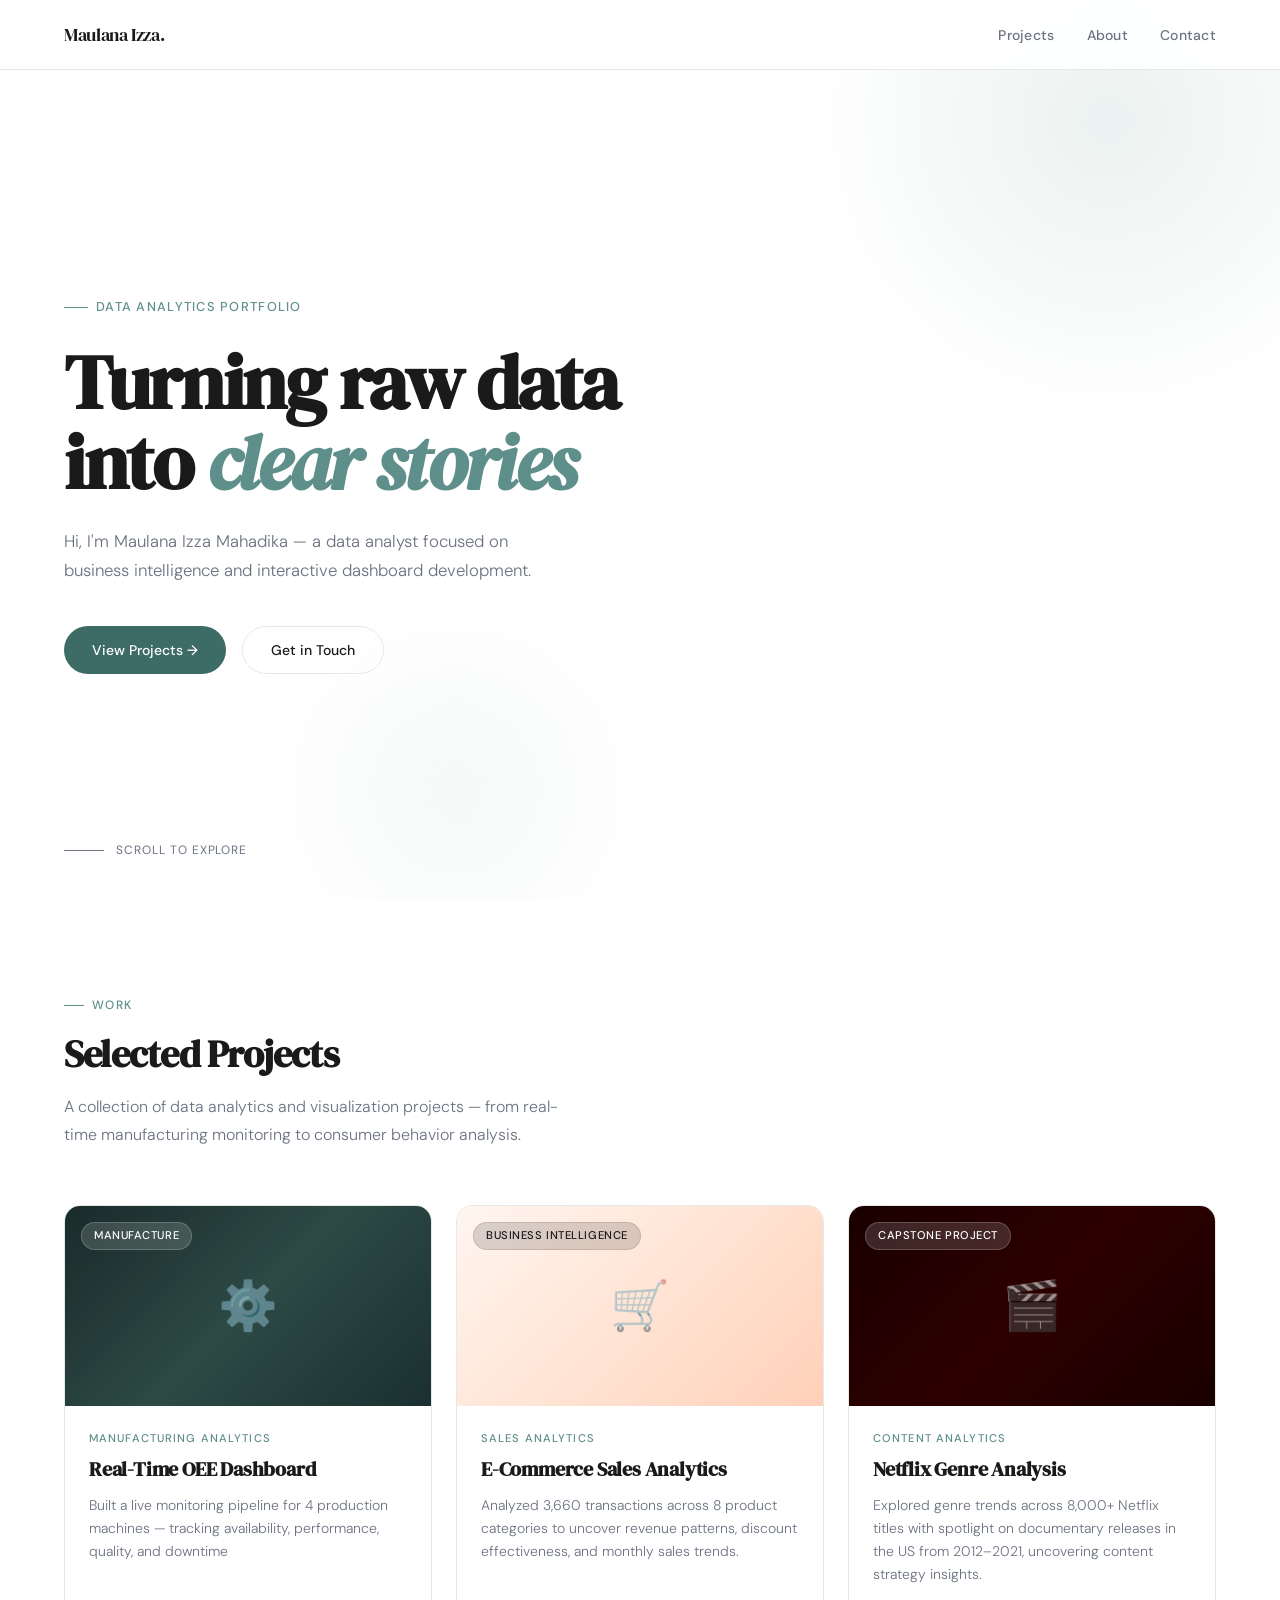
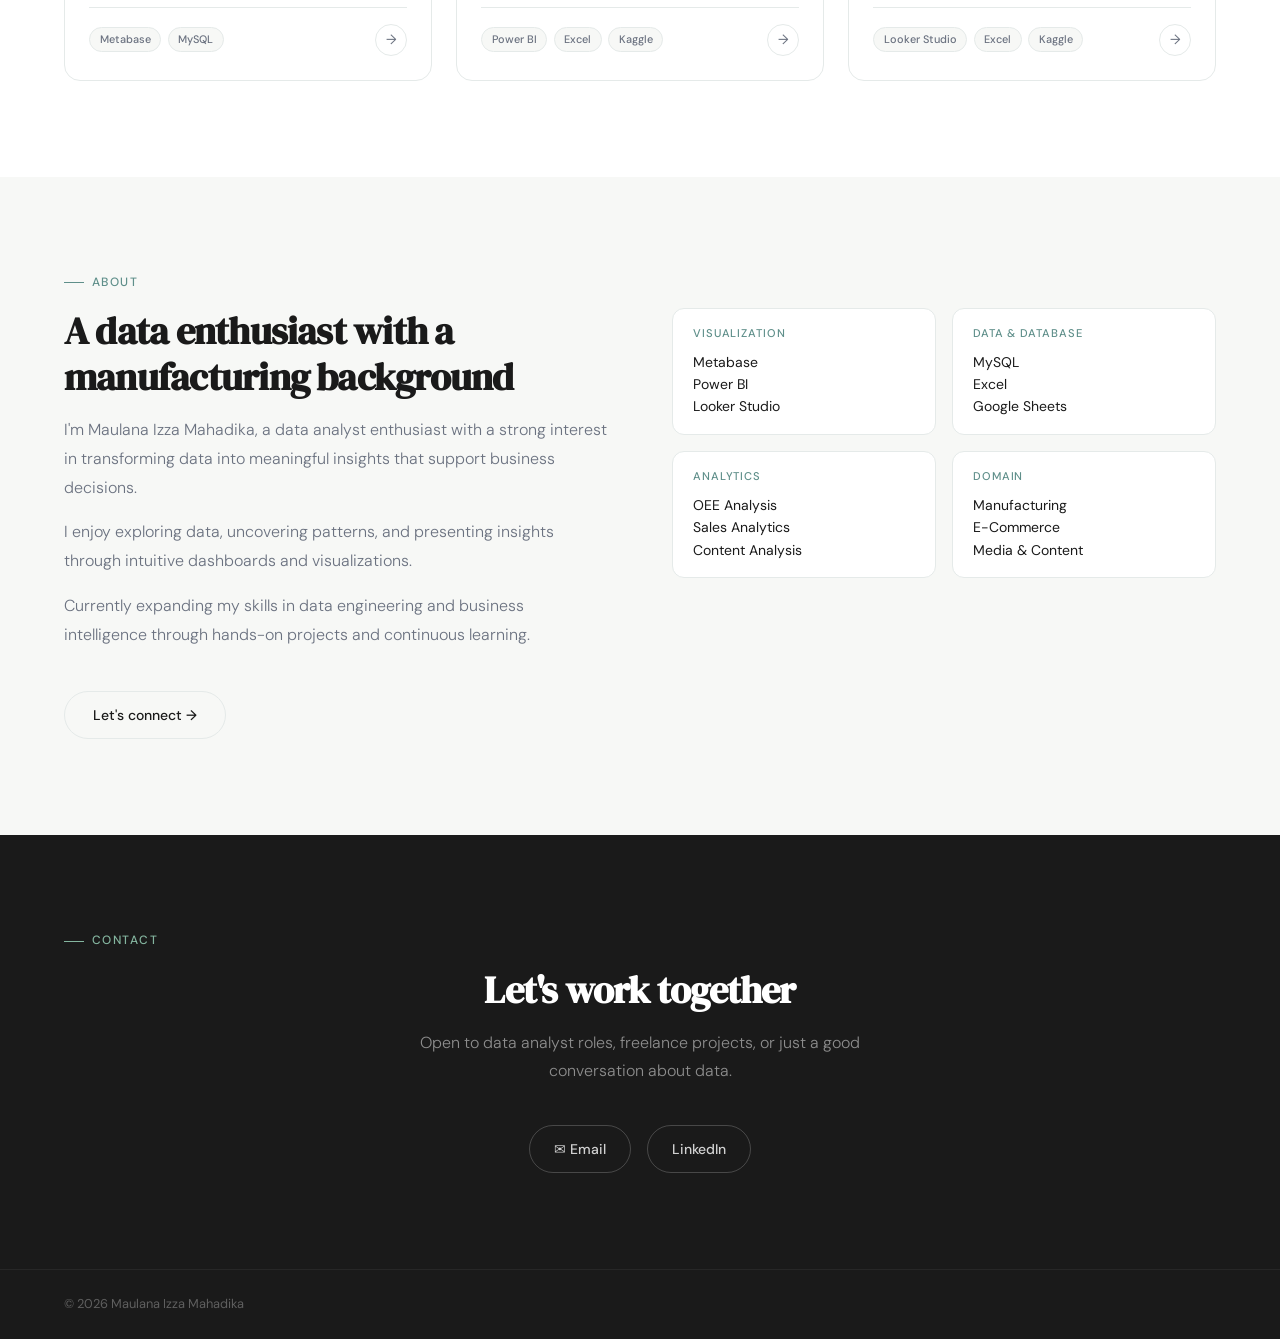
<file: index.html>
<!DOCTYPE html>
<html lang="en">
<head>
  <meta charset="UTF-8" />
  <meta name="viewport" content="width=device-width, initial-scale=1.0" />
  <title>Maulana Izza Mahadika — Data Analytics Portfolio</title>
  <link rel="preconnect" href="https://fonts.googleapis.com" />
  <link href="https://fonts.googleapis.com/css2?family=DM+Serif+Display:ital@0;1&family=DM+Sans:wght@300;400;500;600&display=swap" rel="stylesheet" />
  <link rel="stylesheet" href="style.css">
  <link rel="icon" type="image/png" href="favicon.png" />
</head>
<body>

  <!-- NAV -->
  <nav id="navbar">
    <a href="#" class="nav-logo">Maulana Izza.</a>
    <ul class="nav-links">
      <li><a href="#projects">Projects</a></li>
      <li><a href="#about">About</a></li>
      <li><a href="#contact">Contact</a></li>
    </ul>
  </nav>

  <!-- HERO -->
  <section class="hero" id="home">
    <div class="hero-content">
      <div class="hero-eyebrow">Data Analytics Portfolio</div>
      <h1 class="hero-title">
        Turning raw data<br>into <em>clear stories</em>
      </h1>
      <p class="hero-desc">
        Hi, I'm Maulana Izza Mahadika — a data analyst focused on business intelligence 
        and interactive dashboard development.
      </p>
      <div class="hero-cta">
        <a href="#projects" class="btn btn-primary">View Projects →</a>
        <a href="#contact" class="btn btn-outline">Get in Touch</a>
      </div>
    </div>
    <div class="hero-scroll">
      <span class="scroll-line"></span>
      Scroll to explore
    </div>
  </section>

  <!-- STATS BAR
  <div class="stats-bar">
    <div class="stat-item">
      <span class="stat-number">3</span>
      <span class="stat-label">Projects</span>
    </div>
    <div class="stat-item">
      <span class="stat-number">4</span>
      <span class="stat-label">Machines Monitored</span>
    </div>
    <div class="stat-item">
      <span class="stat-number">3.6K+</span>
      <span class="stat-label">Transactions Analyzed</span>
    </div>
    <div class="stat-item">
      <span class="stat-number">8K+</span>
      <span class="stat-label">Netflix Records</span>
    </div>
  </div> -->

  <!-- PROJECTS -->
  <section id="projects">
    <div class="section-label">Work</div>
    <h2 class="section-title reveal">Selected Projects</h2>
    <p class="section-desc reveal">A collection of data analytics and visualization projects — from real-time manufacturing monitoring to consumer behavior analysis.</p>

    <div class="projects-grid">

      <!-- OEE -->
      <a href="projects/oee.html" class="project-card reveal">
        <div class="project-thumb project-thumb-oee">
          <div class="thumb-pattern">
            <span class="thumb-icon">⚙️</span>
          </div>
          <span class="thumb-badge">Manufacture</span>
        </div>
        <div class="project-body">
          <div class="project-category">Manufacturing Analytics</div>
          <h3 class="project-title">Real-Time OEE Dashboard</h3>
          <p class="project-desc">Built a live monitoring pipeline for 4 production machines — tracking availability, performance, quality, and downtime</p>
          <div class="project-footer">
            <div class="tech-tags">
              <span class="tech-tag">Metabase</span>
              <span class="tech-tag">MySQL</span>
            </div>
            <div class="card-arrow">→</div>
          </div>
        </div>
      </a>

      <!-- E-COMMERCE -->
      <a href="projects/ecommerce.html" class="project-card reveal">
        <div class="project-thumb project-thumb-ecom">
          <div class="thumb-pattern">
            <span class="thumb-icon">🛒</span>
          </div>
          <span class="thumb-badge thumb-badge-dark">Business Intelligence</span>
        </div>
        <div class="project-body">
          <div class="project-category">Sales Analytics</div>
          <h3 class="project-title">E-Commerce Sales Analytics</h3>
          <p class="project-desc">Analyzed 3,660 transactions across 8 product categories to uncover revenue patterns, discount effectiveness, and monthly sales trends.</p>
          <div class="project-footer">
            <div class="tech-tags">
              <span class="tech-tag">Power BI</span>
              <span class="tech-tag">Excel</span>
              <span class="tech-tag">Kaggle</span>
            </div>
            <div class="card-arrow">→</div>
          </div>
        </div>
      </a>

      <!-- NETFLIX -->
      <a href="projects/netflix.html" class="project-card reveal">
        <div class="project-thumb project-thumb-netflix">
          <div class="thumb-pattern">
            <span class="thumb-icon">🎬</span>
          </div>
          <span class="thumb-badge">Capstone Project</span>
        </div>
        <div class="project-body">
          <div class="project-category">Content Analytics</div>
          <h3 class="project-title">Netflix Genre Analysis</h3>
          <p class="project-desc">Explored genre trends across 8,000+ Netflix titles with spotlight on documentary releases in the US from 2012–2021, uncovering content strategy insights.</p>
          <div class="project-footer">
            <div class="tech-tags">
              <span class="tech-tag">Looker Studio</span>
              <span class="tech-tag">Excel</span>
              <span class="tech-tag">Kaggle</span>
            </div>
            <div class="card-arrow">→</div>
          </div>
        </div>
      </a>

    </div>
  </section>

  <!-- ABOUT -->
  <section id="about">
    <div class="section-label">About</div>
    <div class="about-grid">
      <div class="about-text reveal">
        <h2 class="section-title">A data enthusiast with a manufacturing background</h2>
        <p>I'm Maulana Izza Mahadika, a data analyst enthusiast with a strong interest in transforming data into meaningful insights that support business decisions.</p>
        <p>I enjoy exploring data, uncovering patterns, and presenting insights through intuitive dashboards and visualizations.</p>
        <p>Currently expanding my skills in data engineering and business intelligence through hands-on projects and continuous learning.</p>
        <br>
        <a href="#contact" class="btn btn-outline" style="width:fit-content">Let's connect →</a>
      </div>
      <div class="skills-grid reveal">
        <div class="skill-item">
          <div class="skill-cat">Visualization</div>
          <div class="skill-tools">Metabase<br>Power BI<br>Looker Studio</div>
        </div>
        <div class="skill-item">
          <div class="skill-cat">Data & Database</div>
          <div class="skill-tools">MySQL<br>Excel<br>Google Sheets</div>
        </div>
        <div class="skill-item">
          <div class="skill-cat">Analytics</div>
          <div class="skill-tools">OEE Analysis<br>Sales Analytics<br>Content Analysis</div>
        </div>
        <div class="skill-item">
          <div class="skill-cat">Domain</div>
          <div class="skill-tools">Manufacturing<br>E-Commerce<br>Media & Content</div>
        </div>
      </div>
    </div>
  </section>

  <!-- CONTACT -->
  <section id="contact">
    <div class="section-label">Contact</div>
    <h2 class="section-title">Let's work together</h2>
    <p class="section-desc">Open to data analyst roles, freelance projects, or just a good conversation about data.</p>
    <div class="contact-links">
      <a href="mailto:[mm.izza08@gmail.com]" class="contact-link">✉ Email</a>
      <a href="https://linkedin.com/in/maulana-izza-mahadika" target="_blank" class="contact-link">LinkedIn</a>
    </div>
  </section>

  <!-- FOOTER -->
  <footer>
    <p>© 2026 Maulana Izza Mahadika</p>
  </footer>

  <script>
    // Navbar scroll effect
    const navbar = document.getElementById('navbar');
    window.addEventListener('scroll', () => {
      navbar.classList.toggle('scrolled', window.scrollY > 20);
    });

    // Reveal on scroll
    const reveals = document.querySelectorAll('.reveal');
    const observer = new IntersectionObserver((entries) => {
      entries.forEach((entry, i) => {
        if (entry.isIntersecting) {
          setTimeout(() => entry.target.classList.add('visible'), i * 80);
          observer.unobserve(entry.target);
        }
      });
    }, { threshold: 0.1 });
    reveals.forEach(el => observer.observe(el));
  </script>
</body>
</html>
</file>
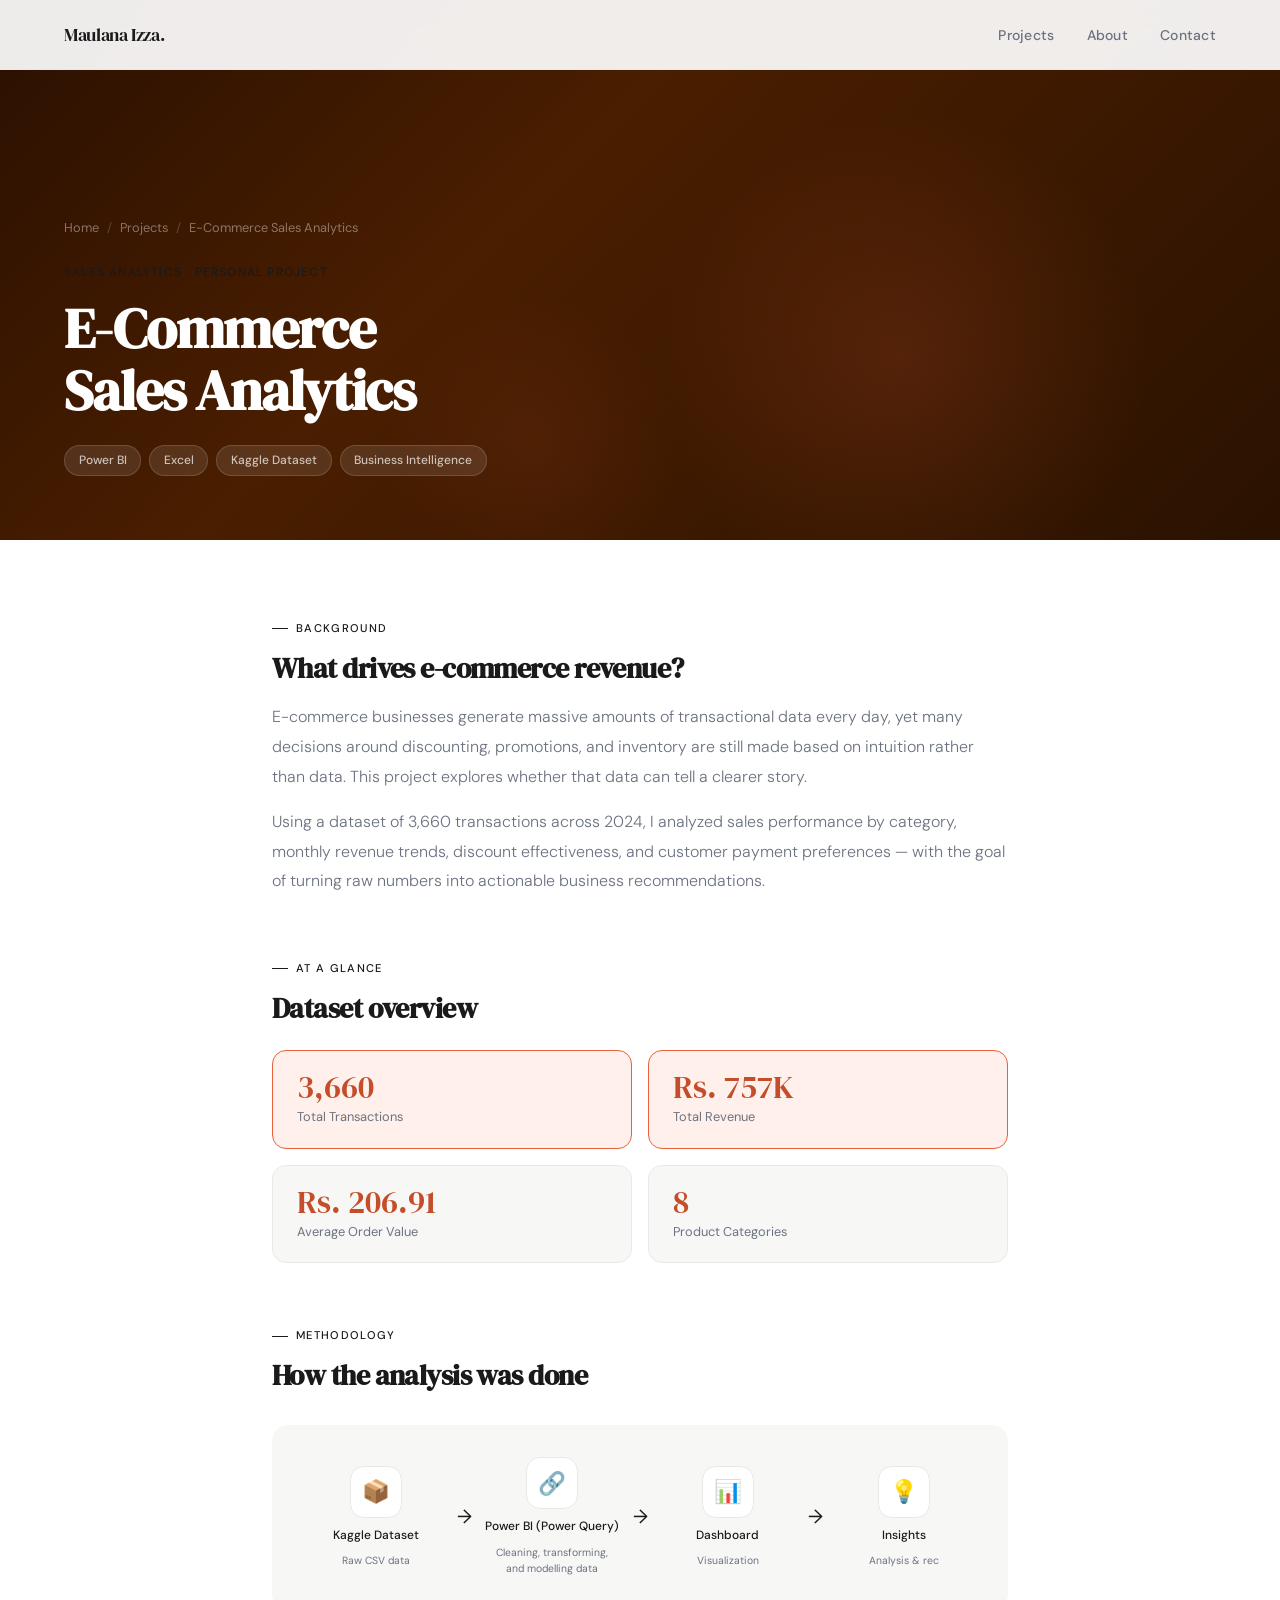
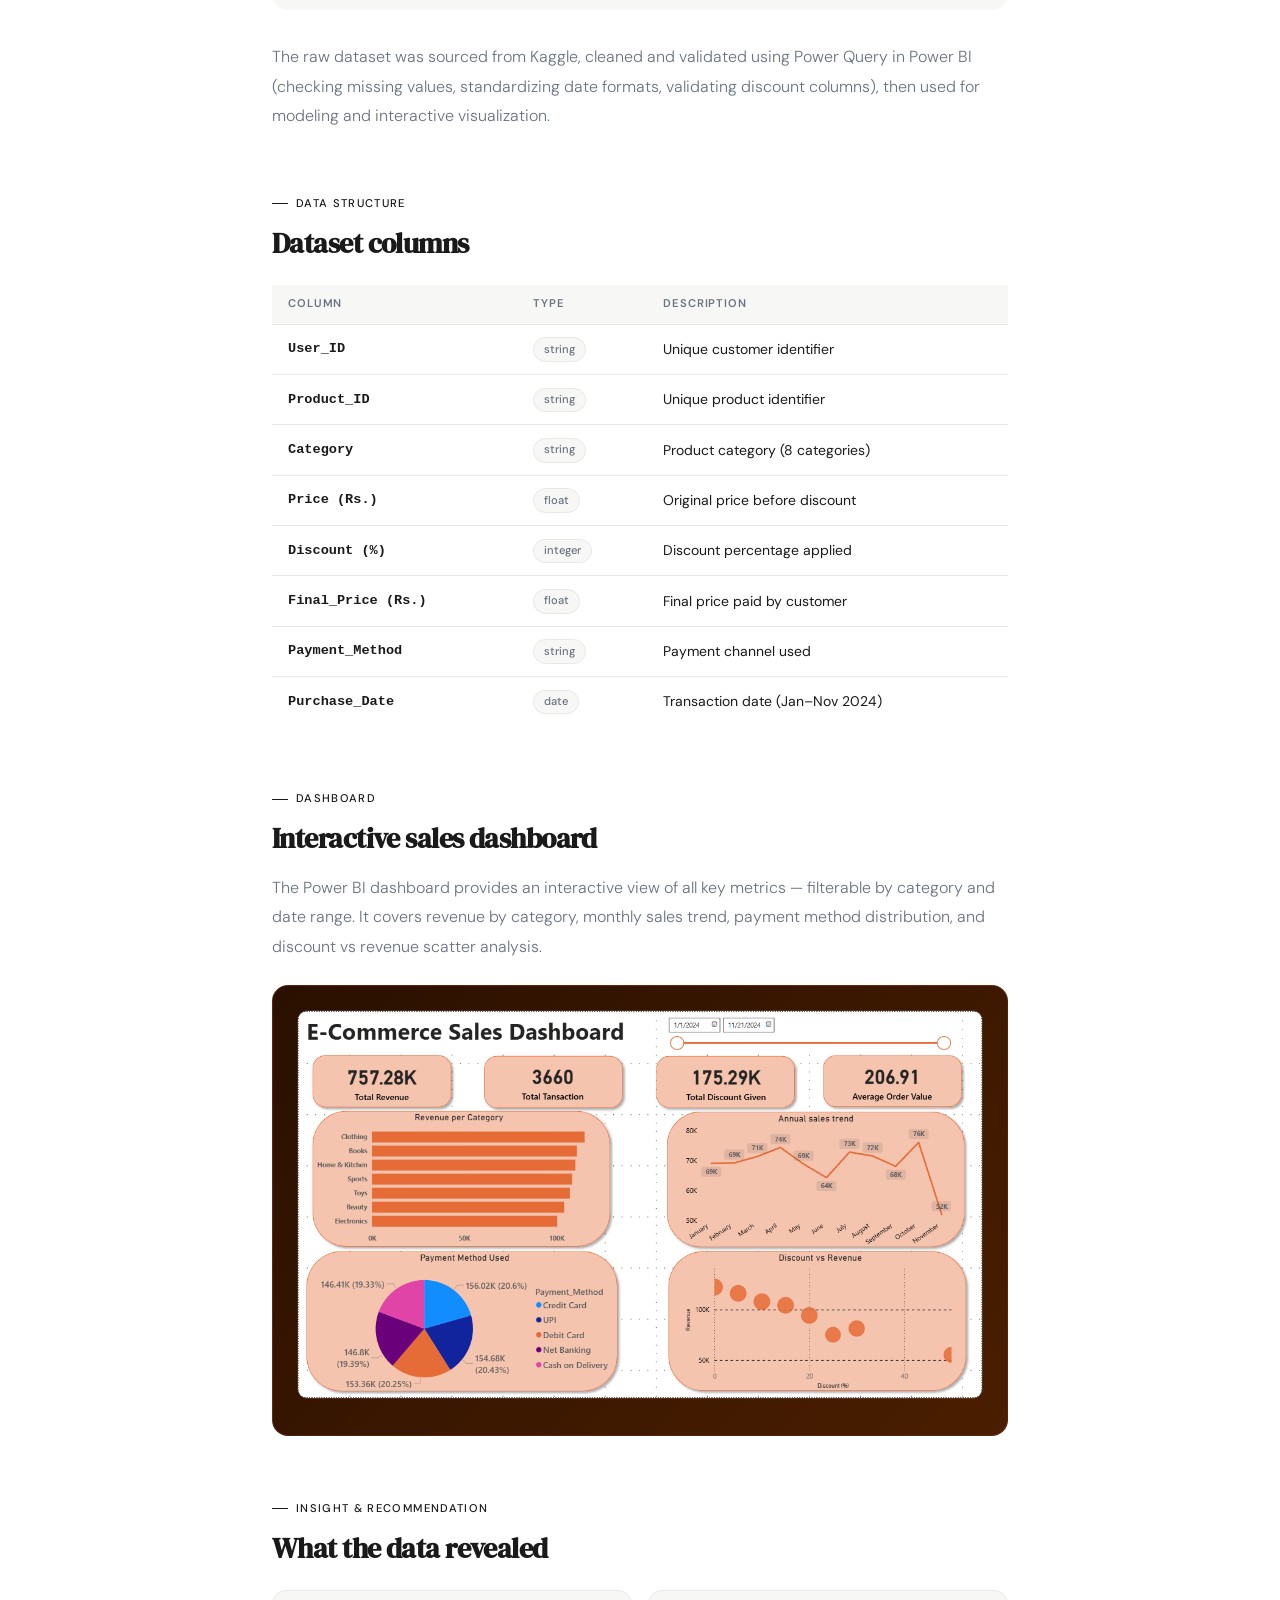
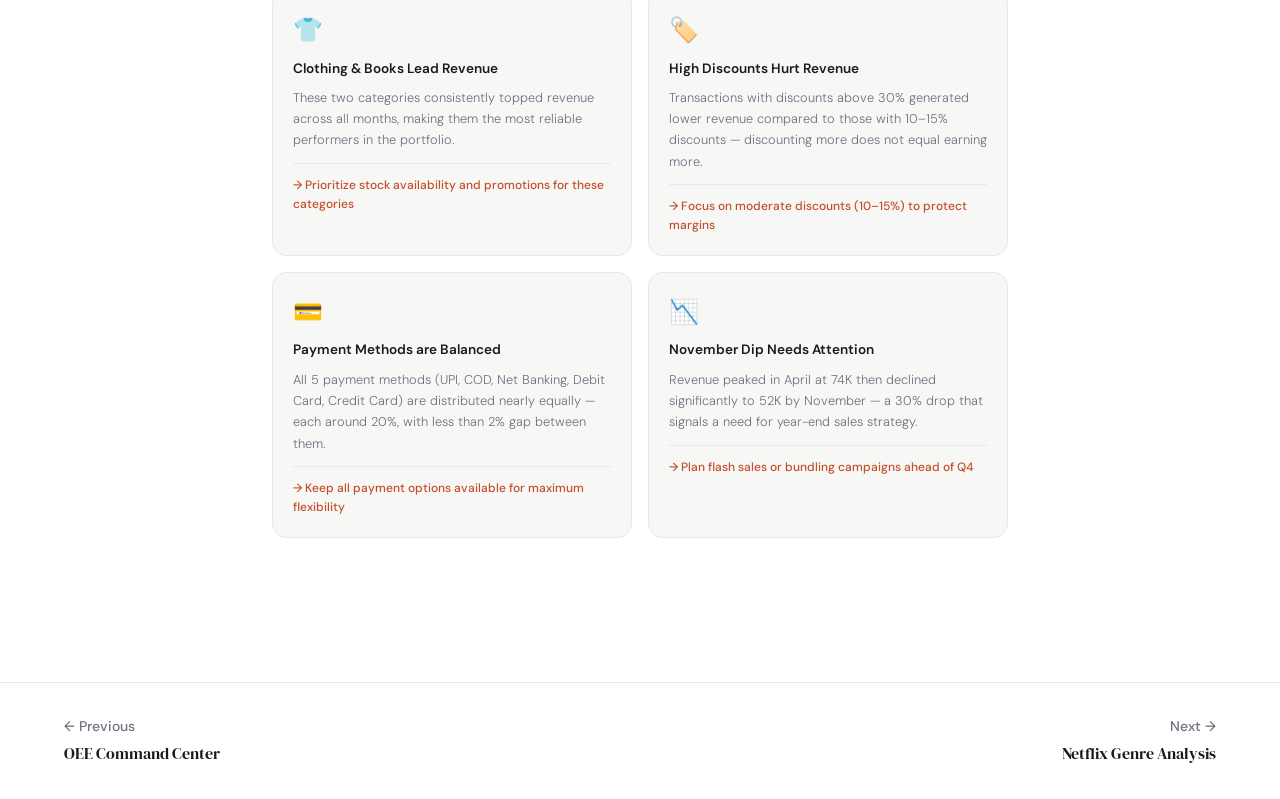
<file: projects/ecommerce.html>
<!DOCTYPE html>
<html lang="en">
<head>
  <meta charset="UTF-8" />
  <meta name="viewport" content="width=device-width, initial-scale=1.0" />
  <title>E-Commerce Sales Analytics — Maulana Izza</title>
  <link rel="preconnect" href="https://fonts.googleapis.com" />
  <link href="https://fonts.googleapis.com/css2?family=DM+Serif+Display:ital@0;1&family=DM+Sans:wght@300;400;500;600&display=swap" rel="stylesheet" />
  <link rel="stylesheet" href="../style.css">
  <link rel="icon" type="image/png" href="../favicon.png" />
</head>
<body>

  <nav>
    <a href="../index.html" class="nav-logo">Maulana Izza.</a>
    <ul class="nav-links">
      <li><a href="../index.html#projects">Projects</a></li>
      <li><a href="../index.html#about">About</a></li>
      <li><a href="../index.html#contact">Contact</a></li>
    </ul>
  </nav>

  <!-- HERO -->
  <div class="project-hero project-hero--ecom">
    <div class="hero-meta">
      <div class="breadcrumb">
        <a href="../index.html">Home</a>
        <span>/</span>
        <a href="../index.html#projects">Projects</a>
        <span>/</span>
        E-Commerce Sales Analytics
      </div>
      <div class="project-label">Sales Analytics · Personal Project</div>
      <h1 class="project-hero-title">E-Commerce<br>Sales Analytics</h1>
      <div class="hero-tags">
        <span class="hero-tag">Power BI</span>
        <span class="hero-tag">Excel</span>
        <span class="hero-tag">Kaggle Dataset</span>
        <span class="hero-tag">Business Intelligence</span>
      </div>
    </div>
  </div>

  <!-- CONTENT -->
  <div class="project-content">

    <!-- BACKGROUND -->
    <div class="content-section reveal">
      <div class="content-label">Background</div>
      <h2 class="content-title">What drives e-commerce revenue?</h2>
      <div class="content-body">
        <p>E-commerce businesses generate massive amounts of transactional data every day, yet many decisions around discounting, promotions, and inventory are still made based on intuition rather than data. This project explores whether that data can tell a clearer story.</p>
        <p>Using a dataset of 3,660 transactions across 2024, I analyzed sales performance by category, monthly revenue trends, discount effectiveness, and customer payment preferences — with the goal of turning raw numbers into actionable business recommendations.</p>
      </div>
    </div>

    <!-- KPI -->
    <div class="content-section reveal">
      <div class="content-label">At a Glance</div>
      <h2 class="content-title">Dataset overview</h2>
      <div class="kpi-grid">
        <div class="kpi-card accent">
          <div class="kpi-number">3,660</div>
          <div class="kpi-label">Total Transactions</div>
        </div>
        <div class="kpi-card accent">
          <div class="kpi-number">Rs. 757K</div>
          <div class="kpi-label">Total Revenue</div>
        </div>
        <div class="kpi-card">
          <div class="kpi-number">Rs. 206.91</div>
          <div class="kpi-label">Average Order Value</div>
        </div>
        <div class="kpi-card">
          <div class="kpi-number">8</div>
          <div class="kpi-label">Product Categories</div>
        </div>
      </div>
    </div>

    <!-- PIPELINE -->
    <div class="content-section reveal">
      <div class="content-label">Methodology</div>
      <h2 class="content-title">How the analysis was done</h2>
      <div class="pipeline">
        <div class="pipe-step">
          <div class="pipe-icon">📦</div>
          <div class="pipe-label">Kaggle Dataset</div>
          <div class="pipe-sub">Raw CSV data</div>
        </div>
        <!-- <div class="pipe-arrow">→</div>
        <div class="pipe-step">
          <div class="pipe-icon">🧹</div>
          <div class="pipe-label">Power Query</div>
          <div class="pipe-sub">Format & validate</div>
        </div> -->
        <div class="pipe-arrow">→</div>
        <div class="pipe-step">
          <div class="pipe-icon">🔗</div>
          <div class="pipe-label">Power BI (Power Query)</div>
          <div class="pipe-sub">Cleaning, transforming, <br> and modelling data</div>
        </div>
        <div class="pipe-arrow">→</div>
        <div class="pipe-step">
          <div class="pipe-icon">📊</div>
          <div class="pipe-label">Dashboard</div>
          <div class="pipe-sub">Visualization</div>
        </div>
        <div class="pipe-arrow">→</div>
        <div class="pipe-step">
          <div class="pipe-icon">💡</div>
          <div class="pipe-label">Insights</div>
          <div class="pipe-sub">Analysis & rec</div>
        </div>
      </div>
      <div class="content-body">
        <p>The raw dataset was sourced from Kaggle, cleaned and validated using Power Query in Power BI (checking missing values, standardizing date formats, validating discount columns), then used for modeling and interactive visualization.</p>
      </div>
    </div>

    <!-- DATASET -->
    <div class="content-section reveal">
      <div class="content-label">Data Structure</div>
      <h2 class="content-title">Dataset columns</h2>
      <table class="dataset-table">
        <thead>
          <tr>
            <th>Column</th>
            <th>Type</th>
            <th>Description</th>
          </tr>
        </thead>
        <tbody>
          <tr><td class="col-name">User_ID</td><td><span class="col-type">string</span></td><td>Unique customer identifier</td></tr>
          <tr><td class="col-name">Product_ID</td><td><span class="col-type">string</span></td><td>Unique product identifier</td></tr>
          <tr><td class="col-name">Category</td><td><span class="col-type">string</span></td><td>Product category (8 categories)</td></tr>
          <tr><td class="col-name">Price (Rs.)</td><td><span class="col-type">float</span></td><td>Original price before discount</td></tr>
          <tr><td class="col-name">Discount (%)</td><td><span class="col-type">integer</span></td><td>Discount percentage applied</td></tr>
          <tr><td class="col-name">Final_Price (Rs.)</td><td><span class="col-type">float</span></td><td>Final price paid by customer</td></tr>
          <tr><td class="col-name">Payment_Method</td><td><span class="col-type">string</span></td><td>Payment channel used</td></tr>
          <tr><td class="col-name">Purchase_Date</td><td><span class="col-type">date</span></td><td>Transaction date (Jan–Nov 2024)</td></tr>
        </tbody>
      </table>
    </div>

    <!-- DASHBOARD -->
    <div class="content-section reveal">
      <div class="content-label">Dashboard</div>
      <h2 class="content-title">Interactive sales dashboard</h2>
      <div class="content-body">
        <p>The Power BI dashboard provides an interactive view of all key metrics — filterable by category and date range. It covers revenue by category, monthly sales trend, payment method distribution, and discount vs revenue scatter analysis.</p>
      </div>
      <div class="dashboard-preview dashboard-preview--ecom">
        <img src="../assets/E-Commerce_Dashboard.png" alt="E-Commerce Dashboard" class="dashboard-img" />
      </div>
    </div>

    <!-- INSIGHT -->
    <div class="content-section reveal">
      <div class="content-label">Insight & Recommendation</div>
      <h2 class="content-title">What the data revealed</h2>
      <div class="insight-grid">
        <div class="insight-card highlight">
          <div class="insight-icon">👕</div>
          <div class="insight-title">Clothing & Books Lead Revenue</div>
          <div class="insight-desc">These two categories consistently topped revenue across all months, making them the most reliable performers in the portfolio.</div>
          <div class="insight-rec">→ Prioritize stock availability and promotions for these categories</div>
        </div>
        <div class="insight-card highlight">
          <div class="insight-icon">🏷️</div>
          <div class="insight-title">High Discounts Hurt Revenue</div>
          <div class="insight-desc">Transactions with discounts above 30% generated lower revenue compared to those with 10–15% discounts — discounting more does not equal earning more.</div>
          <div class="insight-rec">→ Focus on moderate discounts (10–15%) to protect margins</div>
        </div>
        <div class="insight-card">
          <div class="insight-icon">💳</div>
          <div class="insight-title">Payment Methods are Balanced</div>
          <div class="insight-desc">All 5 payment methods (UPI, COD, Net Banking, Debit Card, Credit Card) are distributed nearly equally — each around 20%, with less than 2% gap between them.</div>
          <div class="insight-rec">→ Keep all payment options available for maximum flexibility</div>
        </div>
        <div class="insight-card">
          <div class="insight-icon">📉</div>
          <div class="insight-title">November Dip Needs Attention</div>
          <div class="insight-desc">Revenue peaked in April at 74K then declined significantly to 52K by November — a 30% drop that signals a need for year-end sales strategy.</div>
          <div class="insight-rec">→ Plan flash sales or bundling campaigns ahead of Q4</div>
        </div>
      </div>
    </div>

  </div>

  <!-- BOTTOM NAV -->
  <div class="project-nav">
    <a href="oee.html" class="proj-nav-link">
      ← Previous
      <span class="proj-nav-title">OEE Command Center</span>
    </a>
    <a href="netflix.html" class="proj-nav-link" style="text-align:right">
      Next →
      <span class="proj-nav-title">Netflix Genre Analysis</span>
    </a>
  </div>

  <script>
    const reveals = document.querySelectorAll('.reveal');
    const observer = new IntersectionObserver((entries) => {
      entries.forEach((entry, i) => {
        if (entry.isIntersecting) {
          setTimeout(() => entry.target.classList.add('visible'), i * 100);
          observer.unobserve(entry.target);
        }
      });
    }, { threshold: 0.08 });
    reveals.forEach(el => observer.observe(el));
  </script>
</body>
</html>
</file>
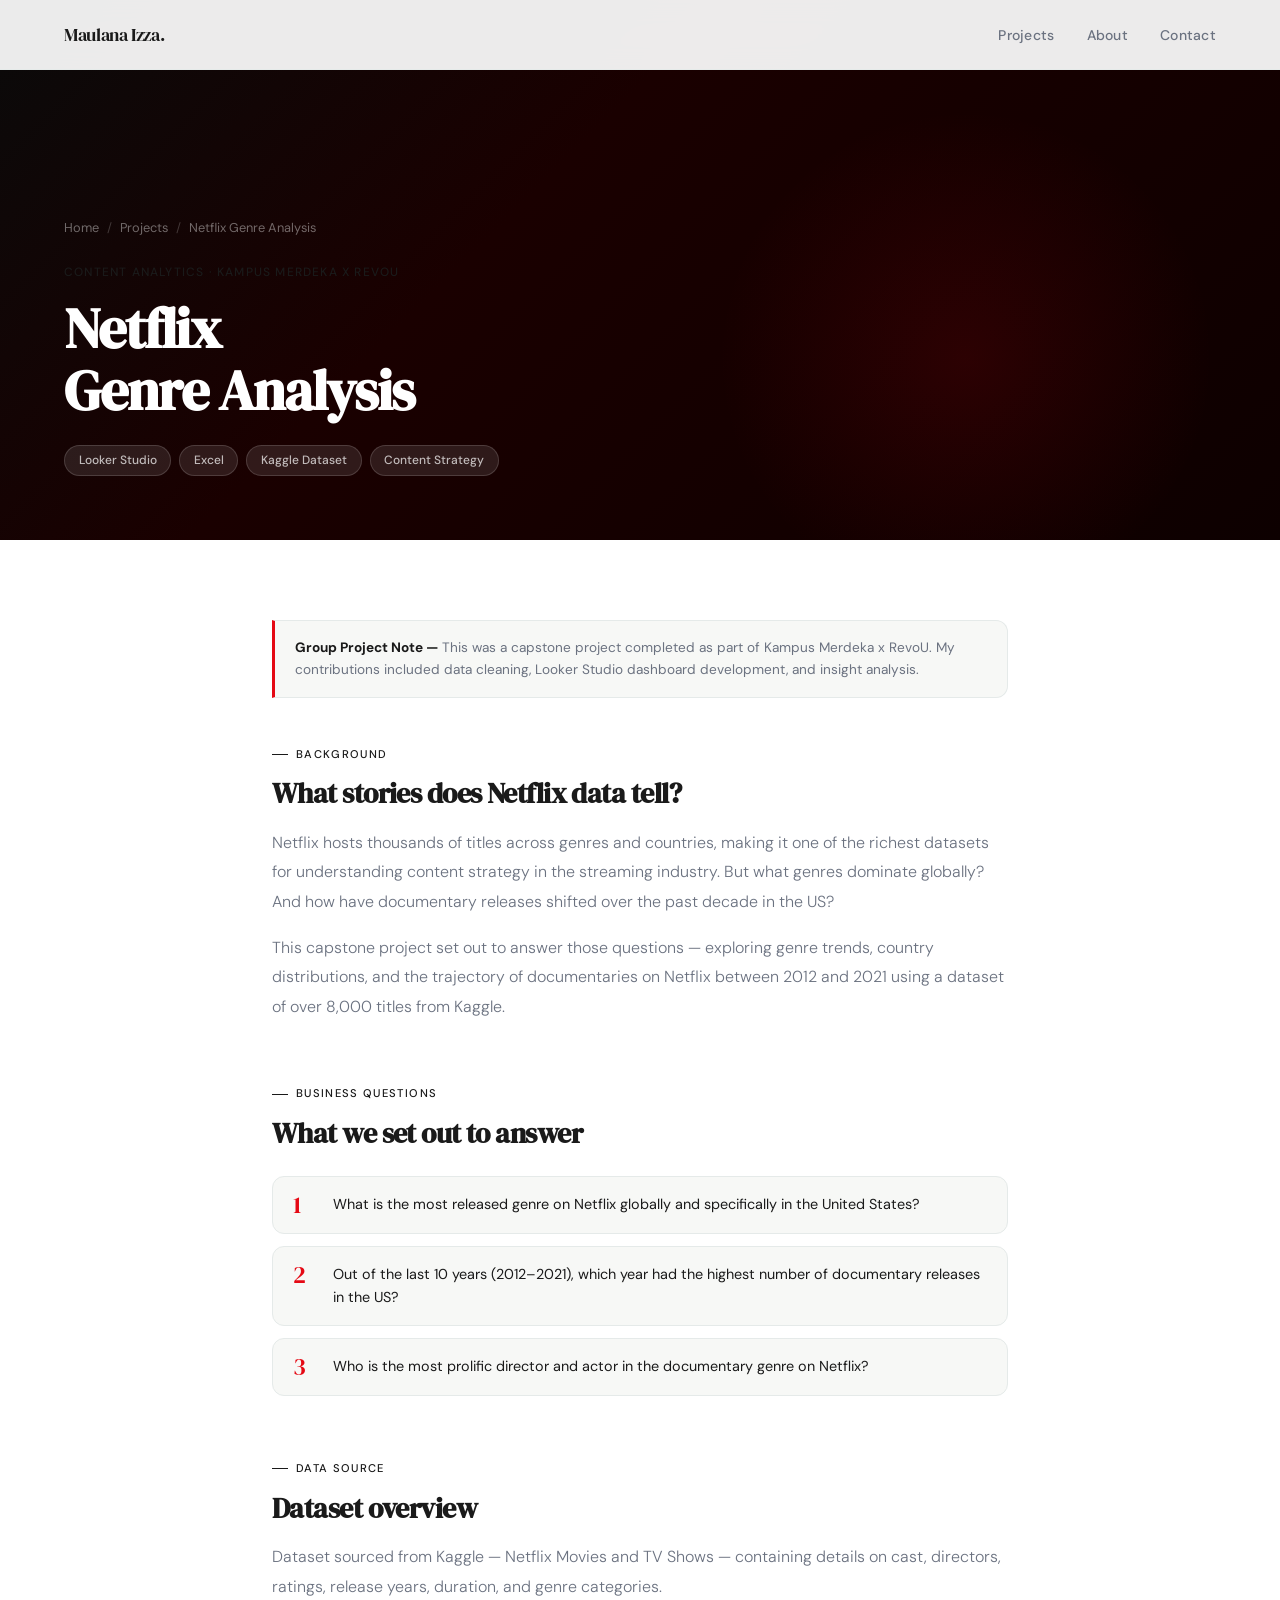
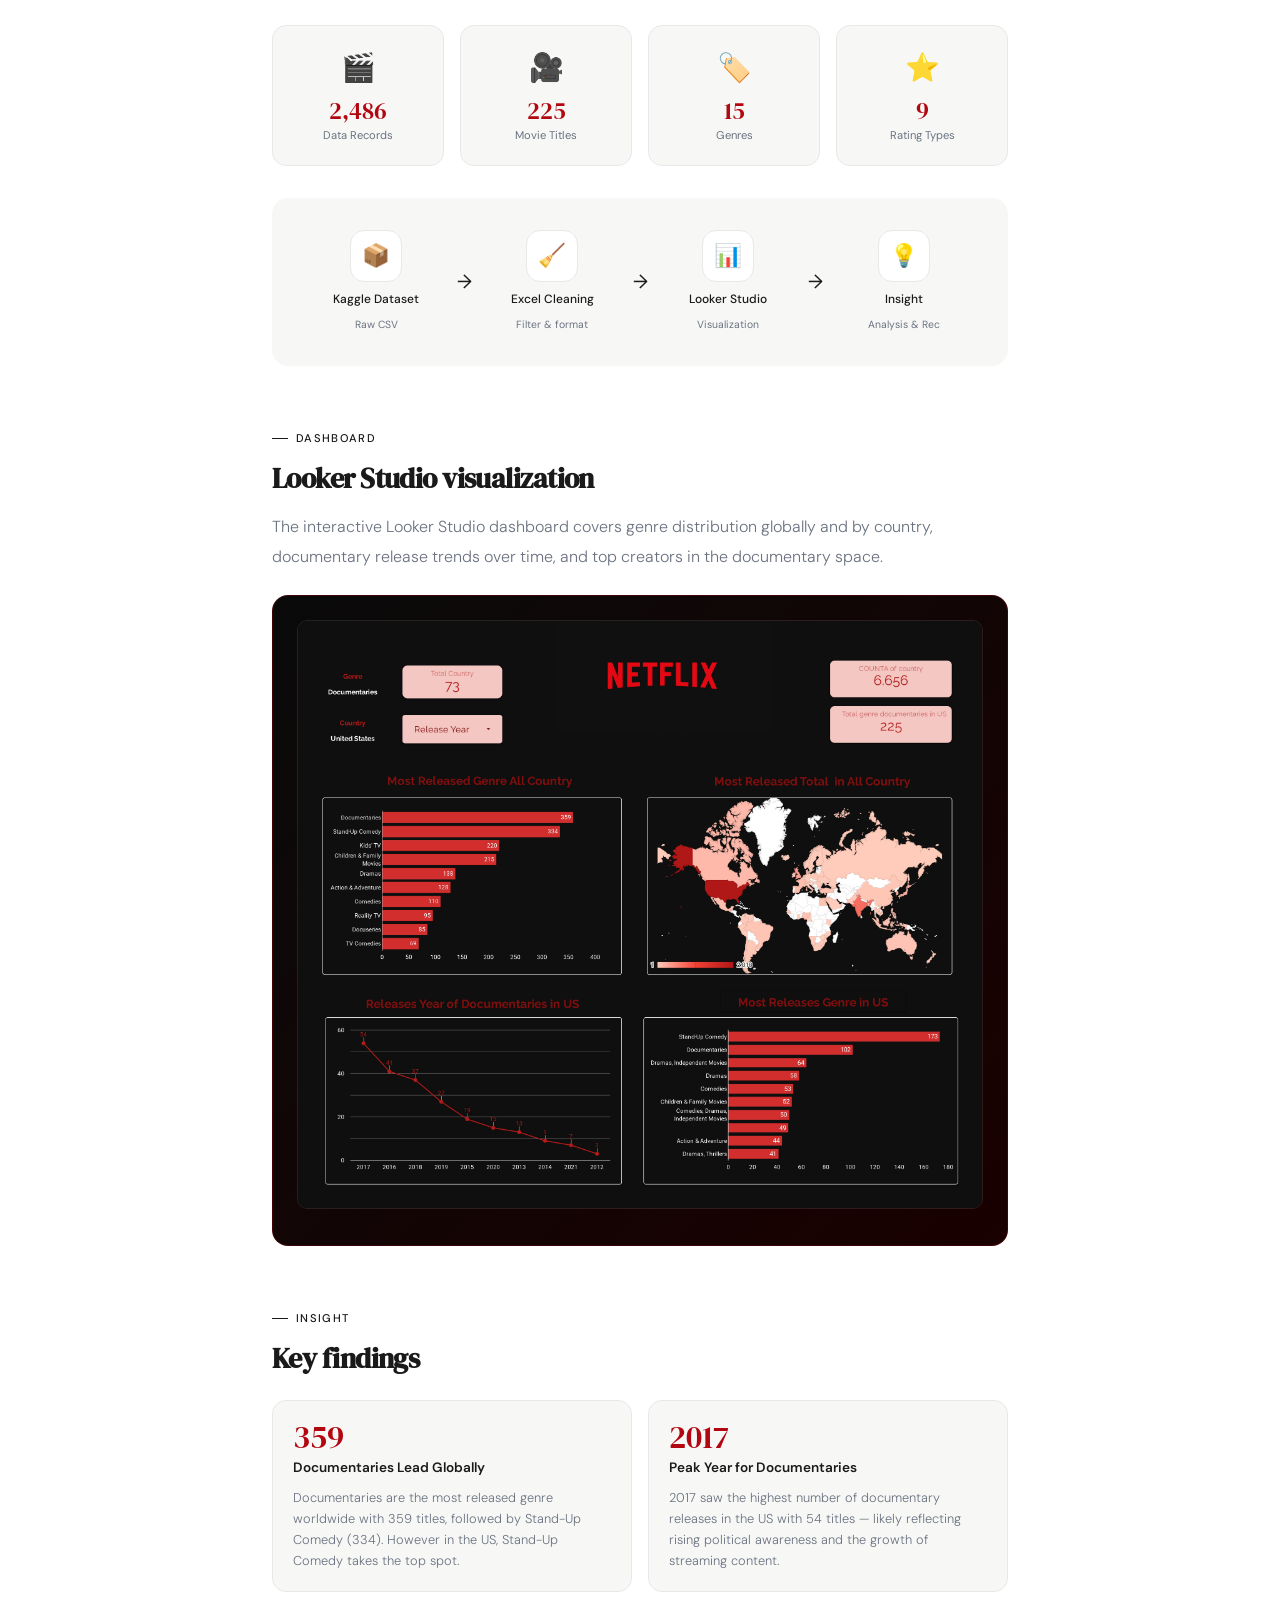
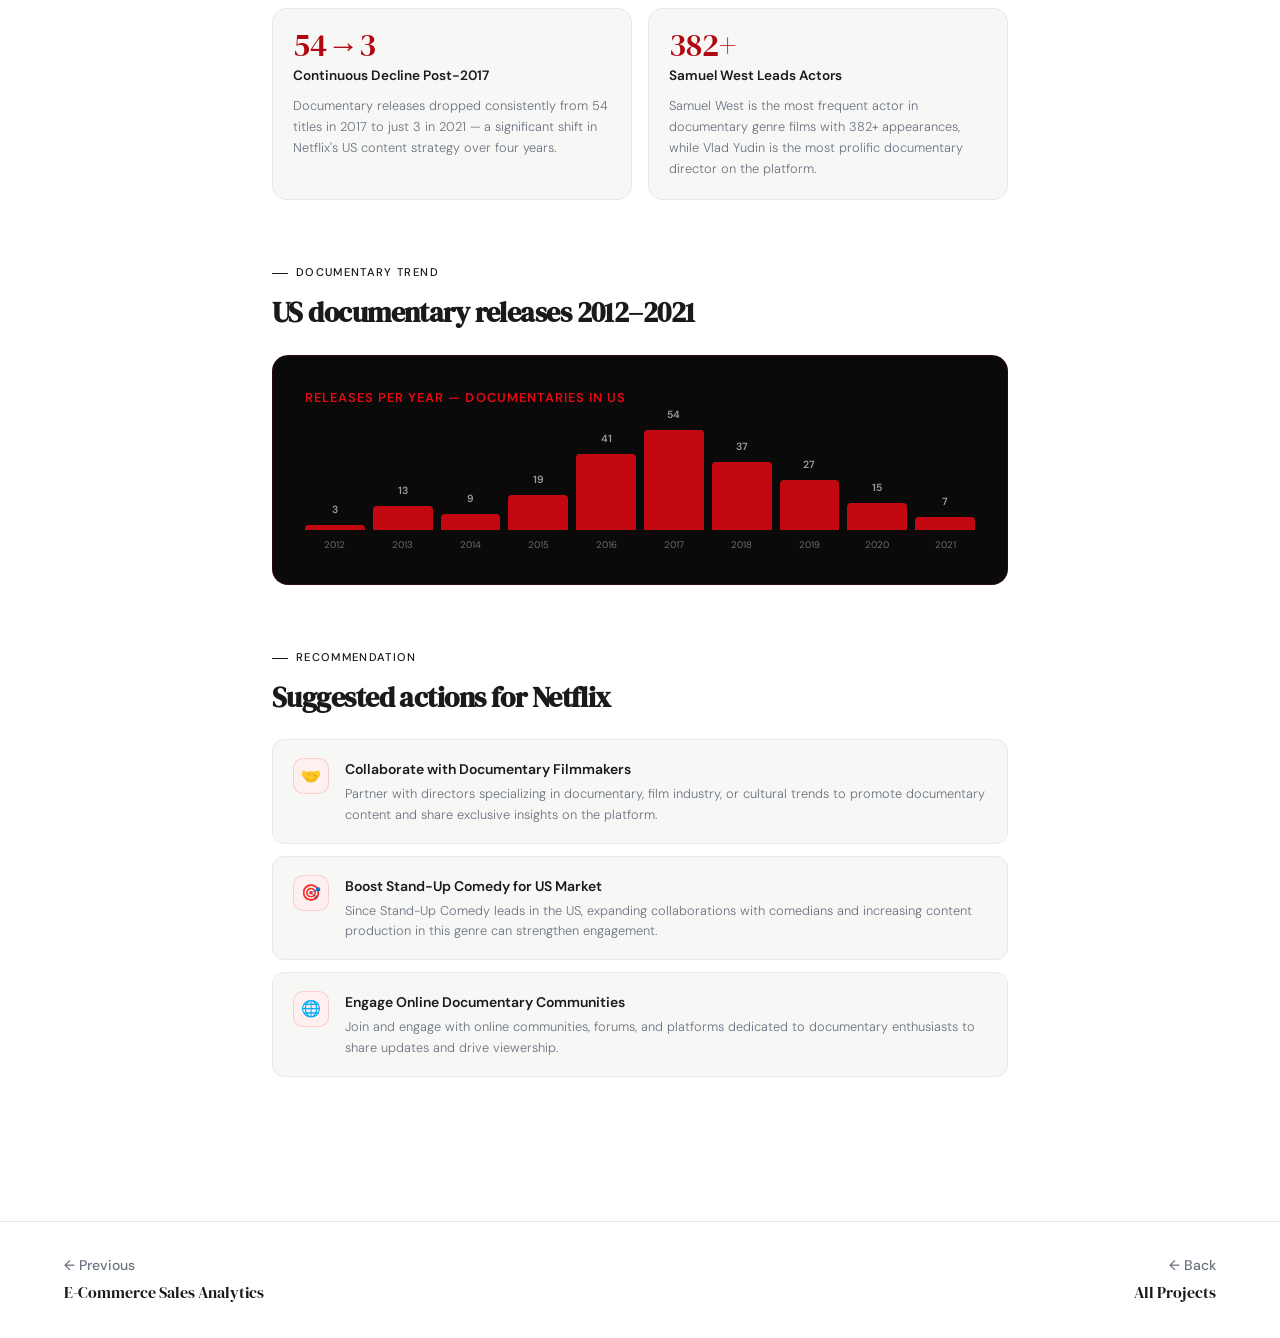
<file: projects/netflix.html>
<!DOCTYPE html>
<html lang="en">
<head>
  <meta charset="UTF-8" />
  <meta name="viewport" content="width=device-width, initial-scale=1.0" />
  <title>Netflix Genre Analysis — Maulana Izza</title>
  <link rel="preconnect" href="https://fonts.googleapis.com" />
  <link href="https://fonts.googleapis.com/css2?family=DM+Serif+Display:ital@0;1&family=DM+Sans:wght@300;400;500;600&display=swap" rel="stylesheet" />
  <link rel="stylesheet" href="../style.css">
  <link rel="icon" type="image/png" href="../favicon.png" />
</head>
<body>

  <nav>
    <a href="../index.html" class="nav-logo">Maulana Izza.</a>
    <ul class="nav-links">
      <li><a href="../index.html#projects">Projects</a></li>
      <li><a href="../index.html#about">About</a></li>
      <li><a href="../index.html#contact">Contact</a></li>
    </ul>
  </nav>

  <!-- HERO -->
  <div class="project-hero project-hero--netflix">
    <div class="hero-meta">
      <div class="breadcrumb">
        <a href="../index.html">Home</a>
        <span>/</span>
        <a href="../index.html#projects">Projects</a>
        <span>/</span>
        Netflix Genre Analysis
      </div>
      <div class="project-label">Content Analytics · Kampus Merdeka x RevoU</div>
      <h1 class="project-hero-title">Netflix<br>Genre Analysis</h1>
      <div class="hero-tags">
        <span class="hero-tag">Looker Studio</span>
        <span class="hero-tag">Excel</span>
        <span class="hero-tag">Kaggle Dataset</span>
        <span class="hero-tag">Content Strategy</span>
      </div>
    </div>
  </div>

  <!-- CONTENT -->
  <div class="project-content">

    <!-- GROUP NOTE -->
    <div class="group-note reveal">
      <strong>Group Project Note —</strong> This was a capstone project completed as part of Kampus Merdeka x RevoU. My contributions included data cleaning, Looker Studio dashboard development, and insight analysis.
    </div>

    <!-- BACKGROUND -->
    <div class="content-section reveal">
      <div class="content-label">Background</div>
      <h2 class="content-title">What stories does Netflix data tell?</h2>
      <div class="content-body">
        <p>Netflix hosts thousands of titles across genres and countries, making it one of the richest datasets for understanding content strategy in the streaming industry. But what genres dominate globally? And how have documentary releases shifted over the past decade in the US?</p>
        <p>This capstone project set out to answer those questions — exploring genre trends, country distributions, and the trajectory of documentaries on Netflix between 2012 and 2021 using a dataset of over 8,000 titles from Kaggle.</p>
      </div>
    </div>

    <!-- BUSINESS QUESTIONS -->
    <div class="content-section reveal">
      <div class="content-label">Business Questions</div>
      <h2 class="content-title">What we set out to answer</h2>
      <div class="bq-grid">
        <div class="bq-card">
          <div class="bq-num">1</div>
          <div class="bq-text">What is the most released genre on Netflix globally and specifically in the United States?</div>
        </div>
        <div class="bq-card">
          <div class="bq-num">2</div>
          <div class="bq-text">Out of the last 10 years (2012–2021), which year had the highest number of documentary releases in the US?</div>
        </div>
        <div class="bq-card">
          <div class="bq-num">3</div>
          <div class="bq-text">Who is the most prolific director and actor in the documentary genre on Netflix?</div>
        </div>
      </div>
    </div>

    <!-- DB OVERVIEW -->
    <div class="content-section reveal">
      <div class="content-label">Data Source</div>
      <h2 class="content-title">Dataset overview</h2>
      <div class="content-body">
        <p>Dataset sourced from Kaggle — Netflix Movies and TV Shows — containing details on cast, directors, ratings, release years, duration, and genre categories.</p>
      </div>
      <div class="db-overview">
        <div class="db-card">
          <div class="db-icon">🎬</div>
          <div class="db-number">2,486</div>
          <div class="db-label">Data Records</div>
        </div>
        <div class="db-card">
          <div class="db-icon">🎥</div>
          <div class="db-number">225</div>
          <div class="db-label">Movie Titles</div>
        </div>
        <div class="db-card">
          <div class="db-icon">🏷️</div>
          <div class="db-number">15</div>
          <div class="db-label">Genres</div>
        </div>
        <div class="db-card">
          <div class="db-icon">⭐</div>
          <div class="db-number">9</div>
          <div class="db-label">Rating Types</div>
        </div>
      </div>

      <!-- PIPELINE -->
      <div class="pipeline">
        <div class="pipe-step">
          <div class="pipe-icon">📦</div>
          <div class="pipe-label">Kaggle Dataset</div>
          <div class="pipe-sub">Raw CSV</div>
        </div>
        <div class="pipe-arrow">→</div>
        <div class="pipe-step">
          <div class="pipe-icon">🧹</div>
          <div class="pipe-label">Excel Cleaning</div>
          <div class="pipe-sub">Filter & format</div>
        </div>
        <div class="pipe-arrow">→</div>
        <div class="pipe-step">
          <div class="pipe-icon">📊</div>
          <div class="pipe-label">Looker Studio</div>
          <div class="pipe-sub">Visualization</div>
        </div>
        <div class="pipe-arrow">→</div>
        <div class="pipe-step">
          <div class="pipe-icon">💡</div>
          <div class="pipe-label">Insight</div>
          <div class="pipe-sub">Analysis & Rec</div>
        </div>
      </div>
    </div>

    <!-- DASHBOARD -->
    <div class="content-section reveal">
      <div class="content-label">Dashboard</div>
      <h2 class="content-title">Looker Studio visualization</h2>
      <div class="content-body">
        <p>The interactive Looker Studio dashboard covers genre distribution globally and by country, documentary release trends over time, and top creators in the documentary space.</p>
      </div>
      <div class="dashboard-preview dashboard-preview--netflix">
        <img src="../assets/Netflix_Visualization_Group_3_page-0001.jpg" alt="Netflix Genre Analysis Dashboard" class="dashboard-img" />
      </div>
    </div>

    <!-- INSIGHT -->
    <div class="content-section reveal">
      <div class="content-label">Insight</div>
      <h2 class="content-title">Key findings</h2>
      <div class="insight-grid">
        <div class="insight-card highlight">
          <div class="insight-stat">359</div>
          <div class="insight-title">Documentaries Lead Globally</div>
          <div class="insight-desc">Documentaries are the most released genre worldwide with 359 titles, followed by Stand-Up Comedy (334). However in the US, Stand-Up Comedy takes the top spot.</div>
        </div>
        <div class="insight-card highlight">
          <div class="insight-stat">2017</div>
          <div class="insight-title">Peak Year for Documentaries</div>
          <div class="insight-desc">2017 saw the highest number of documentary releases in the US with 54 titles — likely reflecting rising political awareness and the growth of streaming content.</div>
        </div>
        <div class="insight-card">
          <div class="insight-stat">54→3</div>
          <div class="insight-title">Continuous Decline Post-2017</div>
          <div class="insight-desc">Documentary releases dropped consistently from 54 titles in 2017 to just 3 in 2021 — a significant shift in Netflix's US content strategy over four years.</div>
        </div>
        <div class="insight-card">
          <div class="insight-stat">382+</div>
          <div class="insight-title">Samuel West Leads Actors</div>
          <div class="insight-desc">Samuel West is the most frequent actor in documentary genre films with 382+ appearances, while Vlad Yudin is the most prolific documentary director on the platform.</div>
        </div>
      </div>
    </div>

    <!-- TREND VIZ -->
    <div class="content-section reveal">
      <div class="content-label">Documentary Trend</div>
      <h2 class="content-title">US documentary releases 2012–2021</h2>
      <div class="trend-box">
        <div class="trend-title">Releases per Year — Documentaries in US</div>
        <div class="trend-bars" id="trendBars"></div>
      </div>
    </div>

    <!-- RECOMMENDATION -->
    <div class="content-section reveal">
      <div class="content-label">Recommendation</div>
      <h2 class="content-title">Suggested actions for Netflix</h2>
      <div class="rec-grid">
        <div class="rec-card">
          <div class="rec-icon">🤝</div>
          <div class="rec-content">
            <div class="rec-title">Collaborate with Documentary Filmmakers</div>
            <div class="rec-desc">Partner with directors specializing in documentary, film industry, or cultural trends to promote documentary content and share exclusive insights on the platform.</div>
          </div>
        </div>
        <div class="rec-card">
          <div class="rec-icon">🎯</div>
          <div class="rec-content">
            <div class="rec-title">Boost Stand-Up Comedy for US Market</div>
            <div class="rec-desc">Since Stand-Up Comedy leads in the US, expanding collaborations with comedians and increasing content production in this genre can strengthen engagement.</div>
          </div>
        </div>
        <div class="rec-card">
          <div class="rec-icon">🌐</div>
          <div class="rec-content">
            <div class="rec-title">Engage Online Documentary Communities</div>
            <div class="rec-desc">Join and engage with online communities, forums, and platforms dedicated to documentary enthusiasts to share updates and drive viewership.</div>
          </div>
        </div>
      </div>
    </div>

  </div>

  <!-- BOTTOM NAV -->
  <div class="project-nav">
    <a href="ecommerce.html" class="proj-nav-link">
      ← Previous
      <span class="proj-nav-title">E-Commerce Sales Analytics</span>
    </a>
    <a href="../index.html" class="proj-nav-link" style="text-align:right">
      ← Back
      <span class="proj-nav-title">All Projects</span>
    </a>
  </div>

  <script>
    // Trend bar chart
    const data = [
      { year: '2012', val: 3 },
      { year: '2013', val: 13 },
      { year: '2014', val: 9 },
      { year: '2015', val: 19 },
      { year: '2016', val: 41 },
      { year: '2017', val: 54 },
      { year: '2018', val: 37 },
      { year: '2019', val: 27 },
      { year: '2020', val: 15 },
      { year: '2021', val: 7 },
    ];
    const max = Math.max(...data.map(d => d.val));
    const container = document.getElementById('trendBars');
    data.forEach(d => {
      const wrap = document.createElement('div');
      wrap.className = 'trend-bar-wrap';
      const bar = document.createElement('div');
      bar.className = 'trend-bar';
      bar.style.height = `${(d.val / max) * 100}px`;
      bar.title = `${d.year}: ${d.val} releases`;
      const val = document.createElement('div');
      val.className = 'trend-val';
      val.textContent = d.val;
      const year = document.createElement('div');
      year.className = 'trend-year';
      year.textContent = d.year;
      wrap.appendChild(val);
      wrap.appendChild(bar);
      wrap.appendChild(year);
      container.appendChild(wrap);
    });

    // Reveal
    const reveals = document.querySelectorAll('.reveal');
    const observer = new IntersectionObserver((entries) => {
      entries.forEach((entry, i) => {
        if (entry.isIntersecting) {
          setTimeout(() => entry.target.classList.add('visible'), i * 100);
          observer.unobserve(entry.target);
        }
      });
    }, { threshold: 0.08 });
    reveals.forEach(el => observer.observe(el));
  </script>
</body>
</html>
</file>
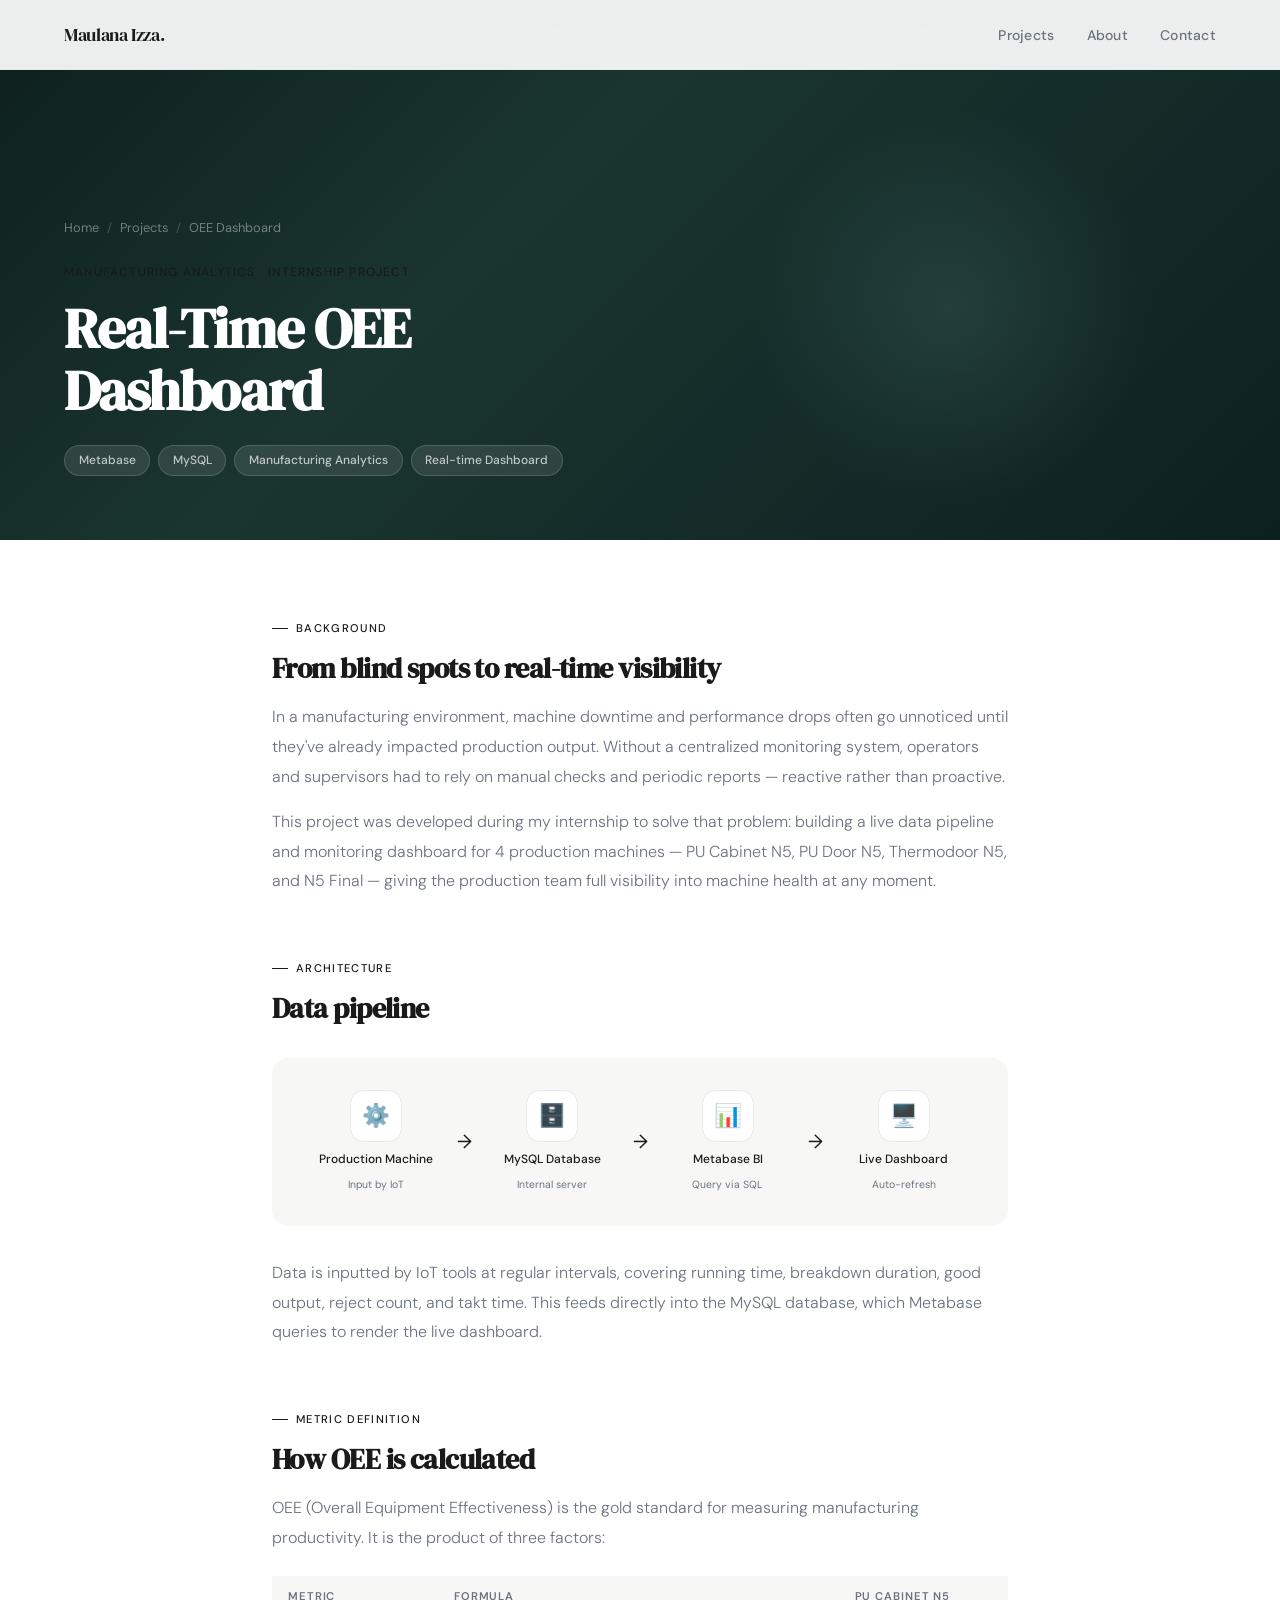
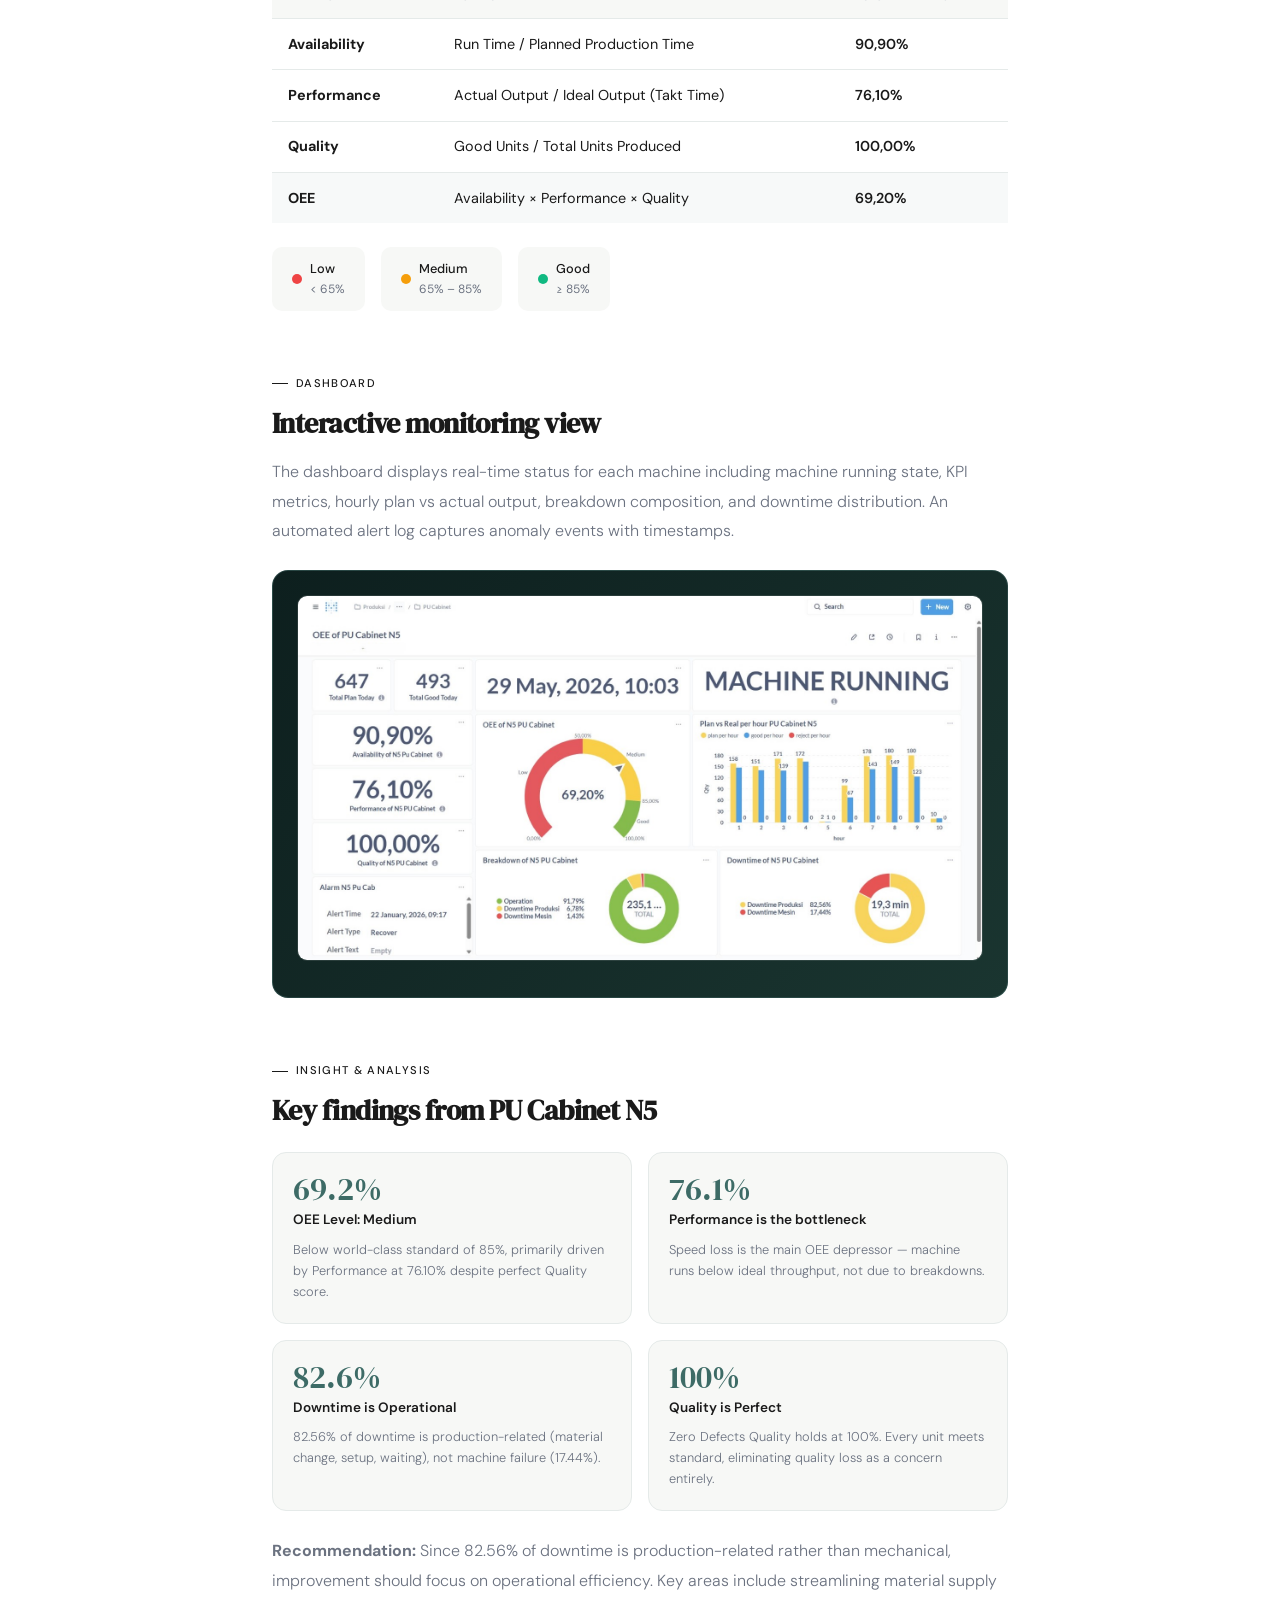
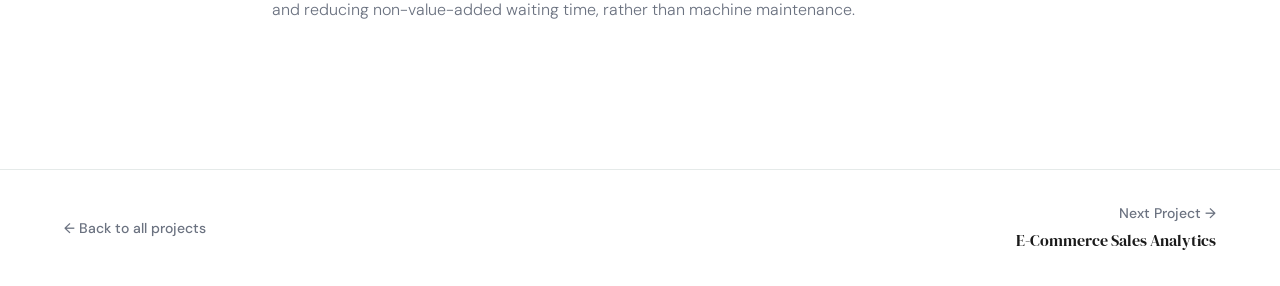
<file: projects/oee.html>
<!DOCTYPE html>
<html lang="en">
<head>
  <meta charset="UTF-8" />
  <meta name="viewport" content="width=device-width, initial-scale=1.0" />
  <title>OEE Command Center — Maulana Izza</title>
  <link rel="preconnect" href="https://fonts.googleapis.com" />
  <link href="https://fonts.googleapis.com/css2?family=DM+Serif+Display:ital@0;1&family=DM+Sans:wght@300;400;500;600&display=swap" rel="stylesheet" />
  <link rel="stylesheet" href="../style.css">
  <link rel="icon" type="image/x-icon" href="../favicon.png" />
</head>
<body>

  <nav>
    <a href="../index.html" class="nav-logo">Maulana Izza.</a>
    <ul class="nav-links">
      <li><a href="../index.html#projects">Projects</a></li>
      <li><a href="../index.html#about">About</a></li>
      <li><a href="../index.html#contact">Contact</a></li>
    </ul>
  </nav>

  <!-- HERO -->
  <div class="project-hero project-hero--oee">
    <div class="hero-meta">
      <div class="breadcrumb">
        <a href="../index.html">Home</a>
        <span>/</span>
        <a href="../index.html#projects">Projects</a>
        <span>/</span>
        OEE Dashboard
      </div>
      <div class="project-label">Manufacturing Analytics · Internship Project</div>
      <h1 class="project-hero-title">Real-Time OEE<br>Dashboard</h1>
      <div class="hero-tags">
        <span class="hero-tag">Metabase</span>
        <span class="hero-tag">MySQL</span>
        <span class="hero-tag">Manufacturing Analytics</span>
        <span class="hero-tag">Real-time Dashboard</span>
      </div>
    </div>
  </div>

  <!-- CONTENT -->
  <div class="project-content">

    <!-- BACKGROUND -->
    <div class="content-section reveal">
      <div class="content-label">Background</div>
      <h2 class="content-title">From blind spots to real-time visibility</h2>
      <div class="content-body">
        <p>In a manufacturing environment, machine downtime and performance drops often go unnoticed until they've already impacted production output. Without a centralized monitoring system, operators and supervisors had to rely on manual checks and periodic reports — reactive rather than proactive.</p>
        <p>This project was developed during my internship to solve that problem: building a live data pipeline and monitoring dashboard for 4 production machines — PU Cabinet N5, PU Door N5, Thermodoor N5, and N5 Final — giving the production team full visibility into machine health at any moment.</p>
      </div>
    </div>

    <!-- PIPELINE -->
    <div class="content-section reveal">
      <div class="content-label">Architecture</div>
      <h2 class="content-title">Data pipeline</h2>
      <div class="pipeline">
        <div class="pipe-step">
          <div class="pipe-icon">⚙️</div>
          <div class="pipe-label">Production Machine</div>
          <div class="pipe-sub">Input by IoT</div>
        </div>
        <div class="pipe-arrow">→</div>
        <div class="pipe-step">
          <div class="pipe-icon">🗄️</div>
          <div class="pipe-label">MySQL Database</div>
          <div class="pipe-sub">Internal server</div>
        </div>
        <div class="pipe-arrow">→</div>
        <div class="pipe-step">
          <div class="pipe-icon">📊</div>
          <div class="pipe-label">Metabase BI</div>
          <div class="pipe-sub">Query via SQL</div>
        </div>
        <div class="pipe-arrow">→</div>
        <div class="pipe-step">
          <div class="pipe-icon">🖥️</div>
          <div class="pipe-label">Live Dashboard</div>
          <div class="pipe-sub">Auto-refresh</div>
        </div>
      </div>
      <div class="content-body">
        <p>Data is inputted by IoT tools at regular intervals, covering running time, breakdown duration, good output, reject count, and takt time. 
          This feeds directly into the MySQL database, which Metabase queries to render the live dashboard.</p>
      </div>
    </div>

    <!-- OEE FORMULA -->
    <div class="content-section reveal">
      <div class="content-label">Metric Definition</div>
      <h2 class="content-title">How OEE is calculated</h2>
      <div class="content-body">
        <p>OEE (Overall Equipment Effectiveness) is the gold standard for measuring manufacturing productivity. It is the product of three factors:</p>
      </div>
      <table class="metrics-table">
        <thead>
          <tr>
            <th>Metric</th>
            <th>Formula</th>
            <th>PU Cabinet N5</th>
          </tr>
        </thead>
        <tbody>
          <tr>
            <td><strong>Availability</strong></td>
            <td>Run Time / Planned Production Time</td>
            <td class="metric-val">90,90%</td>
          </tr>
          <tr>
            <td><strong>Performance</strong></td>
            <td>Actual Output / Ideal Output (Takt Time)</td>
            <td class="metric-val">76,10%</td>
          </tr>
          <tr>
            <td><strong>Quality</strong></td>
            <td>Good Units / Total Units Produced</td>
            <td class="metric-val">100,00%</td>
          </tr>
          <tr class="metric-highlight">
            <td><strong>OEE</strong></td>
            <td>Availability × Performance × Quality</td>
            <td class="metric-val">69,20%</td>
          </tr>
        </tbody>
      </table>
      <div class="threshold-bar">
        <div class="threshold-item">
          <div class="threshold-dot dot-red"></div>
          <div>
            <div class="threshold-label">Low</div>
            <div class="threshold-range">&lt; 65%</div>
          </div>
        </div>
        <div class="threshold-item">
          <div class="threshold-dot dot-yellow"></div>
          <div>
            <div class="threshold-label">Medium</div>
            <div class="threshold-range">65% – 85%</div>
          </div>
        </div>
        <div class="threshold-item">
          <div class="threshold-dot dot-green"></div>
          <div>
            <div class="threshold-label">Good</div>
            <div class="threshold-range">≥ 85%</div>
          </div>
        </div>
      </div>
    </div>

    <!-- DASHBOARD -->
    <div class="content-section reveal">
      <div class="content-label">Dashboard</div>
      <h2 class="content-title">Interactive monitoring view</h2>
      <div class="content-body">
        <p>The dashboard displays real-time status for each machine including machine running state, KPI metrics, hourly plan vs actual output, breakdown composition, and downtime distribution. An automated alert log captures anomaly events with timestamps.</p>
      </div>
      <div class="dashboard-preview dashboard-preview--oee">
        <img src="../assets/OEE_Dashboard.jpeg" alt="OEE Dashboard" class="dashboard-img"/>
      </div>
    </div>

    <!-- INSIGHT -->
    <div class="content-section reveal">
      <div class="content-label">Insight & Analysis</div>
      <h2 class="content-title">Key findings from PU Cabinet N5</h2>
      <div class="insight-grid">
        <div class="insight-card highlight">
          <div class="insight-num">69.2%</div>
          <div class="insight-title">OEE Level: Medium</div>
          <div class="insight-desc">Below world-class standard of 85%, primarily driven by Performance at 76.10% despite perfect Quality score.</div>
        </div>
        <div class="insight-card">
          <div class="insight-num">76.1%</div>
          <div class="insight-title">Performance is the bottleneck</div>
          <div class="insight-desc">Speed loss is the main OEE depressor — machine runs below ideal throughput, not due to breakdowns.</div>
        </div>
        <div class="insight-card">
          <div class="insight-num">82.6%</div>
          <div class="insight-title">Downtime is Operational</div>
          <div class="insight-desc">82.56% of downtime is production-related (material change, setup, waiting), not machine failure (17.44%).</div>
        </div>
        <div class="insight-card">
          <div class="insight-num">100%</div>
          <div class="insight-title">Quality is Perfect</div>
          <div class="insight-desc">Zero Defects Quality holds at 100%. Every unit meets standard, eliminating quality loss as a concern entirely.</div>
        </div>
      </div>
      <br>
      <div class="content-body">
        <p><strong>Recommendation:</strong> Since 82.56% of downtime is production-related rather than mechanical, improvement should focus on operational efficiency. 
          Key areas include streamlining material supply and reducing non-value-added waiting time, rather than machine maintenance.</p>
      </div>
    </div>

  </div>

  <!-- BOTTOM NAV -->
  <div class="project-nav">
    <a href="../index.html#projects" class="proj-nav-link">← Back to all projects</a>
    <a href="ecommerce.html" class="proj-nav-link" style="text-align:right">
      Next Project →
      <span class="proj-nav-title">E-Commerce Sales Analytics</span>
    </a>
  </div>

  <script>
    const reveals = document.querySelectorAll('.reveal');
    const observer = new IntersectionObserver((entries) => {
      entries.forEach((entry, i) => {
        if (entry.isIntersecting) {
          setTimeout(() => entry.target.classList.add('visible'), i * 100);
          observer.unobserve(entry.target);
        }
      });
    }, { threshold: 0.08 });
    reveals.forEach(el => observer.observe(el));
  </script>
</body>
</html>
</file>
<file: style.css>
/* ============================================================
   PORTFOLIO — Maulana Izza Mahadika
   style.css — Single shared stylesheet for all pages
   ============================================================ */


/* ============================================================
   1. RESET & ROOT
   ============================================================ */

*, *::before, *::after {
  box-sizing: border-box;
  margin: 0;
  padding: 0;
}

:root {
  /* Brand */
  --teal:         #5F8F8A;
  --teal-light:   #84B59F;
  --teal-dark:    #3D6B66;
  --accent:       #C9DDD9;

  /* E-Commerce accent */
  --orange:       #E8603C;
  --orange-light: #FFF0EB;
  --orange-dark:  #C44D2A;

  /* Netflix accent */
  --red:          #E50914;
  --red-dark:     #B20710;
  --red-light:    #FFF0F0;

  /* Neutrals */
  --ink:          #1A1A1A;
  --muted:        #6B7280;
  --surface:      #F7F8F6;
  --white:        #FFFFFF;
  --border:       #E5EAE9;
}

html {
  scroll-behavior: smooth;
}

body {
  font-family: 'DM Sans', sans-serif;
  background: var(--white);
  color: var(--ink);
  line-height: 1.6;
  overflow-x: hidden;
}


/* ============================================================
   2. NAVIGATION (shared across all pages)
   ============================================================ */

nav {
  position: fixed;
  top: 0; left: 0; right: 0;
  z-index: 100;
  display: flex;
  align-items: center;
  justify-content: space-between;
  padding: 1.25rem 4rem;
  background: rgba(255, 255, 255, 0.92);
  backdrop-filter: blur(12px);
  border-bottom: 1px solid var(--border);
  transition: box-shadow 0.3s;
}

nav.scrolled {
  box-shadow: 0 2px 20px rgba(0, 0, 0, 0.06);
}

.nav-logo {
  font-family: 'DM Serif Display', serif;
  font-size: 1.15rem;
  color: var(--ink);
  text-decoration: none;
  letter-spacing: -0.02em;
}

.nav-links {
  display: flex;
  gap: 2rem;
  list-style: none;
}

.nav-links a {
  font-size: 0.875rem;
  font-weight: 500;
  color: var(--muted);
  text-decoration: none;
  letter-spacing: 0.02em;
  transition: color 0.2s;
}

.nav-links a:hover {
  color: var(--teal-dark);
}


/* ============================================================
   3. ANIMATIONS (shared)
   ============================================================ */

@keyframes fadeUp {
  from { opacity: 0; transform: translateY(20px); }
  to   { opacity: 1; transform: translateY(0); }
}

@keyframes scrollPulse {
  0%, 100% { opacity: 0.4; width: 40px; }
  50%       { opacity: 1;   width: 56px; }
}

.reveal {
  opacity: 0;
  transform: translateY(24px);
  transition: opacity 0.6s ease, transform 0.6s ease;
}

.reveal.visible {
  opacity: 1;
  transform: translateY(0);
}


/* ============================================================
   4. BUTTONS (shared)
   ============================================================ */

.btn {
  display: inline-flex;
  align-items: center;
  gap: 0.5rem;
  padding: 0.75rem 1.75rem;
  border-radius: 100px;
  font-size: 0.875rem;
  font-weight: 500;
  text-decoration: none;
  transition: all 0.25s;
  cursor: pointer;
  border: none;
}

.btn-primary {
  background: var(--teal-dark);
  color: var(--white);
}

.btn-primary:hover {
  background: var(--ink);
  transform: translateY(-2px);
  box-shadow: 0 8px 24px rgba(0, 0, 0, 0.12);
}

.btn-outline {
  background: transparent;
  color: var(--ink);
  border: 1.5px solid var(--border);
}

.btn-outline:hover {
  border-color: var(--teal);
  color: var(--teal-dark);
  transform: translateY(-2px);
}


/* ============================================================
   5. PROJECT PAGES — SHARED LAYOUT
   ============================================================ */

/* --- Hero (project pages) --- */
.project-hero {
  min-height: 60vh;
  display: flex;
  align-items: flex-end;
  padding: 8rem 4rem 4rem;
  position: relative;
  overflow: hidden;
}

/* Per-page hero backgrounds — set in each HTML file via inline style,
   or use page-specific classes below */
.project-hero--oee {
  background: linear-gradient(135deg, #0d1f1e 0%, #1a3530 40%, #0d2020 100%);
}
.project-hero--oee::before {
  content: '';
  position: absolute; top: 20%; right: 10%;
  width: 400px; height: 400px;
  background: radial-gradient(circle, rgba(95, 143, 138, 0.2) 0%, transparent 70%);
  border-radius: 50%;
}

.project-hero--ecom {
  background: linear-gradient(135deg, #2a1000 0%, #4a1e00 40%, #2a1200 100%);
}
.project-hero--ecom::before {
  content: '';
  position: absolute; top: 20%; right: 10%;
  width: 500px; height: 500px;
  background: radial-gradient(circle, rgba(232, 96, 60, 0.15) 0%, transparent 70%);
  border-radius: 50%;
}
.project-hero--ecom::after {
  content: '';
  position: absolute; bottom: -10%; left: 30%;
  width: 300px; height: 300px;
  background: radial-gradient(circle, rgba(232, 96, 60, 0.08) 0%, transparent 70%);
  border-radius: 50%;
}

.project-hero--netflix {
  background: linear-gradient(135deg, #0a0a0a 0%, #1a0000 40%, #0d0000 100%);
}
.project-hero--netflix::before {
  content: '';
  position: absolute; top: 20%; right: 5%;
  width: 500px; height: 500px;
  background: radial-gradient(circle, rgba(229, 9, 20, 0.12) 0%, transparent 70%);
  border-radius: 50%;
}

.hero-meta {
  position: relative;
  z-index: 1;
}

/* --- Breadcrumb --- */
.breadcrumb {
  display: flex;
  align-items: center;
  gap: 0.5rem;
  font-size: 0.8rem;
  color: rgba(255, 255, 255, 0.4);
  margin-bottom: 1.5rem;
}

.breadcrumb a {
  color: rgba(255, 255, 255, 0.4);
  text-decoration: none;
  transition: color 0.2s;
}

.breadcrumb a:hover {
  color: rgba(255, 255, 255, 0.8);
}

.breadcrumb span {
  color: rgba(255, 255, 255, 0.2);
}

/* --- Project label & title --- */
.project-label {
  font-size: 0.75rem;
  font-weight: 500;
  letter-spacing: 0.1em;
  text-transform: uppercase;
  margin-bottom: 1rem;
}

.project-hero-title {
  font-family: 'DM Serif Display', serif;
  font-size: clamp(2rem, 5vw, 3.5rem);
  color: white;
  line-height: 1.1;
  letter-spacing: -0.02em;
  margin-bottom: 1.5rem;
  max-width: 600px;
}

.hero-tags {
  display: flex;
  gap: 0.5rem;
  flex-wrap: wrap;
}

.hero-tag {
  background: rgba(255, 255, 255, 0.1);
  border: 1px solid rgba(255, 255, 255, 0.15);
  border-radius: 100px;
  padding: 0.3rem 0.85rem;
  font-size: 0.75rem;
  color: rgba(255, 255, 255, 0.7);
  font-weight: 500;
}

/* --- Content area --- */
.project-content {
  max-width: 800px;
  margin: 0 auto;
  padding: 5rem 2rem;
}

.content-section {
  margin-bottom: 4rem;
}

.content-label {
  font-size: 0.7rem;
  font-weight: 500;
  letter-spacing: 0.12em;
  text-transform: uppercase;
  margin-bottom: 0.75rem;
  display: flex;
  align-items: center;
  gap: 0.5rem;
}

.content-label::before {
  content: '';
  width: 16px;
  height: 1px;
  background: currentColor;
}

.content-title {
  font-family: 'DM Serif Display', serif;
  font-size: 1.75rem;
  letter-spacing: -0.02em;
  color: var(--ink);
  margin-bottom: 1rem;
  line-height: 1.3;
}

.content-body {
  font-size: 1rem;
  color: var(--muted);
  font-weight: 300;
  line-height: 1.85;
}

.content-body p {
  margin-bottom: 1rem;
}

/* --- Pipeline (shared across all project pages) --- */
.pipeline {
  display: flex;
  align-items: center;
  background: var(--surface);
  border-radius: 16px;
  padding: 2rem;
  margin: 2rem 0;
  overflow-x: auto;
  gap: 0;
}

.pipe-step {
  display: flex;
  flex-direction: column;
  align-items: center;
  gap: 0.5rem;
  flex: 1;
  min-width: 100px;
}

.pipe-icon {
  width: 52px;
  height: 52px;
  border-radius: 14px;
  background: var(--white);
  border: 1.5px solid var(--border);
  display: flex;
  align-items: center;
  justify-content: center;
  font-size: 1.4rem;
}

.pipe-label {
  font-size: 0.75rem;
  font-weight: 500;
  color: var(--ink);
  text-align: center;
}

.pipe-sub {
  font-size: 0.65rem;
  color: var(--muted);
  text-align: center;
}

.pipe-arrow {
  font-size: 1.2rem;
  flex-shrink: 0;
  padding: 0 0.5rem;
}

/* --- Dashboard preview box --- */
.dashboard-preview {
  border-radius: 16px;
  padding: 1.5rem;
  margin: 1.5rem 0;
  text-align: center;
  overflow: hidden;
}

.dashboard-preview p {
  color: rgba(255, 255, 255, 0.4);
  font-size: 0.85rem;
  font-style: italic;
}

.dashboard-img {
  width: 100%;
  max-width: 100%;
  height: auto;
  border-radius: 10px;
  border: 1px solid rgba(255, 255, 255, 0.1);
  display: block;
  margin-bottom: 0.75rem;
}

/* Per-page dashboard preview backgrounds */
.dashboard-preview--oee {
  background: linear-gradient(135deg, #0d1f1e, #1a3530);
  border: 1px solid rgba(95, 143, 138, 0.3);
}

.dashboard-preview--ecom {
  background: linear-gradient(135deg, #2a1000, #4a1e00);
  border: 1px solid rgba(232, 96, 60, 0.2);
}

.dashboard-preview--netflix {
  background: linear-gradient(135deg, #0a0a0a, #1a0000);
  border: 1px solid rgba(229, 9, 20, 0.2);
}

/* --- Insight grid (shared structure, colors vary per page) --- */
.insight-grid {
  display: grid;
  grid-template-columns: 1fr 1fr;
  gap: 1rem;
  margin-top: 1.5rem;
}

.insight-card {
  background: var(--surface);
  border: 1px solid var(--border);
  border-radius: 14px;
  padding: 1.25rem;
}

.insight-title {
  font-size: 0.85rem;
  font-weight: 600;
  color: var(--ink);
  margin-bottom: 0.5rem;
}

.insight-desc {
  font-size: 0.8rem;
  color: var(--muted);
  line-height: 1.65;
  font-weight: 300;
}

/* --- Bottom project navigation --- */
.project-nav {
  border-top: 1px solid var(--border);
  padding: 2rem 4rem;
  display: flex;
  justify-content: space-between;
  align-items: center;
}

.proj-nav-link {
  text-decoration: none;
  color: var(--muted);
  font-size: 0.875rem;
  font-weight: 500;
  display: flex;
  flex-direction: column;
  gap: 0.25rem;
  transition: color 0.2s;
}

.proj-nav-link:hover {
  color: var(--teal-dark);
}

.proj-nav-title {
  font-family: 'DM Serif Display', serif;
  font-size: 1rem;
  color: var(--ink);
}


/* ============================================================
   6. INDEX PAGE — HOME
   ============================================================ */

/* --- Hero --- */
.hero {
  min-height: 100vh;
  display: flex;
  align-items: center;
  padding: 8rem 4rem 4rem;
  position: relative;
  overflow: hidden;
}

.hero::before {
  content: '';
  position: absolute; top: -20%; right: -10%;
  width: 600px; height: 600px;
  background: radial-gradient(circle, rgba(95, 143, 138, 0.12) 0%, transparent 70%);
  border-radius: 50%;
  pointer-events: none;
}

.hero::after {
  content: '';
  position: absolute; bottom: -10%; left: 20%;
  width: 400px; height: 400px;
  background: radial-gradient(circle, rgba(132, 181, 159, 0.08) 0%, transparent 70%);
  border-radius: 50%;
  pointer-events: none;
}

.hero-content {
  max-width: 700px;
  position: relative;
  z-index: 1;
}

.hero-eyebrow {
  display: inline-flex;
  align-items: center;
  gap: 0.5rem;
  font-size: 0.8rem;
  font-weight: 500;
  letter-spacing: 0.1em;
  text-transform: uppercase;
  color: var(--teal);
  margin-bottom: 1.5rem;
  opacity: 0;
  animation: fadeUp 0.6s 0.1s forwards;
}

.hero-eyebrow::before {
  content: '';
  display: inline-block;
  width: 24px; height: 1px;
  background: var(--teal);
}

.hero-title {
  font-family: 'DM Serif Display', serif;
  font-size: clamp(2.8rem, 6vw, 5rem);
  line-height: 1.05;
  letter-spacing: -0.03em;
  color: var(--ink);
  margin-bottom: 1.5rem;
  opacity: 0;
  animation: fadeUp 0.6s 0.2s forwards;
}

.hero-title em {
  font-style: italic;
  color: var(--teal);
}

.hero-desc {
  font-size: 1.05rem;
  color: var(--muted);
  max-width: 500px;
  line-height: 1.75;
  margin-bottom: 2.5rem;
  font-weight: 300;
  opacity: 0;
  animation: fadeUp 0.6s 0.3s forwards;
}

.hero-cta {
  display: flex;
  gap: 1rem;
  flex-wrap: wrap;
  opacity: 0;
  animation: fadeUp 0.6s 0.4s forwards;
}

.hero-scroll {
  position: absolute;
  bottom: 2.5rem; left: 4rem;
  display: flex;
  align-items: center;
  gap: 0.75rem;
  font-size: 0.75rem;
  color: var(--muted);
  letter-spacing: 0.08em;
  text-transform: uppercase;
  opacity: 0;
  animation: fadeUp 0.6s 0.7s forwards;
}

.scroll-line {
  width: 40px; height: 1px;
  background: var(--muted);
  animation: scrollPulse 2s ease-in-out infinite;
}

/* --- Stats bar --- */
.stats-bar {
  background: var(--surface);
  border-top: 1px solid var(--border);
  border-bottom: 1px solid var(--border);
  padding: 2rem 4rem;
  display: flex;
  gap: 3rem;
  flex-wrap: wrap;
}

.stat-item {
  display: flex;
  flex-direction: column;
  gap: 0.25rem;
}

.stat-number {
  font-family: 'DM Serif Display', serif;
  font-size: 1.75rem;
  color: var(--teal-dark);
  line-height: 1;
}

.stat-label {
  font-size: 0.8rem;
  color: var(--muted);
  font-weight: 400;
  text-transform: uppercase;
  letter-spacing: 0.05em;
}

/* --- Section shared --- */
section {
  padding: 6rem 4rem;
}

.section-label {
  font-size: 0.75rem;
  font-weight: 500;
  letter-spacing: 0.12em;
  text-transform: uppercase;
  color: var(--teal);
  margin-bottom: 1rem;
  display: flex;
  align-items: center;
  gap: 0.5rem;
}

.section-label::before {
  content: '';
  width: 20px; height: 1px;
  background: var(--teal);
}

.section-title {
  font-family: 'DM Serif Display', serif;
  font-size: clamp(1.75rem, 3vw, 2.5rem);
  letter-spacing: -0.02em;
  line-height: 1.2;
  color: var(--ink);
  margin-bottom: 1rem;
}

.section-desc {
  color: var(--muted);
  font-size: 1rem;
  font-weight: 300;
  max-width: 520px;
  line-height: 1.75;
  margin-bottom: 3.5rem;
}

/* --- Projects grid --- */
#projects { background: var(--white); }

.projects-grid {
  display: grid;
  grid-template-columns: repeat(auto-fill, minmax(340px, 1fr));
  gap: 1.5rem;
}

.project-card {
  border: 1px solid var(--border);
  border-radius: 16px;
  overflow: hidden;
  background: var(--white);
  transition: all 0.3s cubic-bezier(0.4, 0, 0.2, 1);
  text-decoration: none;
  color: inherit;
  display: flex;
  flex-direction: column;
}

.project-card:hover {
  border-color: var(--teal);
  transform: translateY(-4px);
  box-shadow: 0 20px 40px rgba(95, 143, 138, 0.12);
}

.project-thumb {
  height: 200px;
  position: relative;
  overflow: hidden;
}

.project-thumb-oee {
  background: linear-gradient(135deg, #1a2a2a 0%, #2d4a45 50%, #1a3030 100%);
}

.project-thumb-ecom {
  background: linear-gradient(135deg, #fff5f0 0%, #ffe4d4 50%, #ffd0b8 100%);
}

.project-thumb-netflix {
  background: linear-gradient(135deg, #1a0000 0%, #2d0000 50%, #1a0000 100%);
}

.thumb-pattern {
  position: absolute;
  inset: 0;
  display: flex;
  align-items: center;
  justify-content: center;
}

.thumb-icon {
  font-size: 3rem;
  opacity: 0.6;
}

.thumb-badge {
  position: absolute;
  top: 1rem; left: 1rem;
  background: rgba(255, 255, 255, 0.15);
  backdrop-filter: blur(8px);
  border: 1px solid rgba(255, 255, 255, 0.2);
  border-radius: 100px;
  padding: 0.25rem 0.75rem;
  font-size: 0.7rem;
  font-weight: 500;
  color: white;
  letter-spacing: 0.05em;
  text-transform: uppercase;
}

.thumb-badge-dark {
  background: rgba(0, 0, 0, 0.15);
  border-color: rgba(0, 0, 0, 0.1);
  color: var(--ink);
}

.project-body {
  padding: 1.5rem;
  flex: 1;
  display: flex;
  flex-direction: column;
}

.project-category {
  font-size: 0.7rem;
  font-weight: 500;
  letter-spacing: 0.1em;
  text-transform: uppercase;
  color: var(--teal);
  margin-bottom: 0.5rem;
}

.project-title {
  font-family: 'DM Serif Display', serif;
  font-size: 1.25rem;
  letter-spacing: -0.01em;
  color: var(--ink);
  margin-bottom: 0.75rem;
  line-height: 1.3;
}

.project-desc {
  font-size: 0.875rem;
  color: var(--muted);
  line-height: 1.65;
  font-weight: 300;
  flex: 1;
  margin-bottom: 1.25rem;
}

.project-footer {
  display: flex;
  align-items: center;
  justify-content: space-between;
  padding-top: 1rem;
  border-top: 1px solid var(--border);
}

.tech-tags {
  display: flex;
  gap: 0.4rem;
  flex-wrap: wrap;
}

.tech-tag {
  background: var(--surface);
  border: 1px solid var(--border);
  border-radius: 100px;
  padding: 0.2rem 0.6rem;
  font-size: 0.68rem;
  font-weight: 500;
  color: var(--muted);
}

.card-arrow {
  width: 32px; height: 32px;
  border-radius: 50%;
  border: 1.5px solid var(--border);
  display: flex;
  align-items: center;
  justify-content: center;
  font-size: 0.85rem;
  color: var(--muted);
  flex-shrink: 0;
  transition: all 0.2s;
}

.project-card:hover .card-arrow {
  background: var(--teal-dark);
  border-color: var(--teal-dark);
  color: white;
}

/* --- About section --- */
#about { background: var(--surface); }

.about-grid {
  display: grid;
  grid-template-columns: 1fr 1fr;
  gap: 4rem;
  align-items: start;
}

.about-text p {
  font-size: 1rem;
  color: var(--muted);
  font-weight: 300;
  line-height: 1.8;
  margin-bottom: 1rem;
}

.skills-grid {
  display: grid;
  grid-template-columns: 1fr 1fr;
  gap: 1rem;
}

.skill-item {
  background: var(--white);
  border: 1px solid var(--border);
  border-radius: 12px;
  padding: 1rem 1.25rem;
}

.skill-cat {
  font-size: 0.7rem;
  font-weight: 500;
  letter-spacing: 0.08em;
  text-transform: uppercase;
  color: var(--teal);
  margin-bottom: 0.5rem;
}

.skill-tools {
  font-size: 0.875rem;
  color: var(--ink);
  font-weight: 400;
  line-height: 1.6;
}

/* --- Contact section --- */
#contact {
  background: var(--ink);
  color: var(--white);
  text-align: center;
}

#contact .section-label        { color: var(--teal-light); }
#contact .section-label::before { background: var(--teal-light); }
#contact .section-title        { color: var(--white); }
#contact .section-desc         { color: rgba(255, 255, 255, 0.5); margin: 0 auto 2.5rem; }

.contact-links {
  display: flex;
  gap: 1rem;
  justify-content: center;
  flex-wrap: wrap;
}

.contact-link {
  display: inline-flex;
  align-items: center;
  gap: 0.5rem;
  padding: 0.75rem 1.5rem;
  border-radius: 100px;
  font-size: 0.875rem;
  font-weight: 500;
  text-decoration: none;
  border: 1.5px solid rgba(255, 255, 255, 0.2);
  color: rgba(255, 255, 255, 0.8);
  transition: all 0.25s;
}

.contact-link:hover {
  background: var(--teal-dark);
  border-color: var(--teal-dark);
  color: white;
  transform: translateY(-2px);
}

/* --- Footer --- */
footer {
  background: var(--ink);
  border-top: 1px solid rgba(255, 255, 255, 0.06);
  padding: 1.5rem 4rem;
  display: flex;
  align-items: center;
  justify-content: space-between;
}

footer p {
  font-size: 0.8rem;
  color: rgba(255, 255, 255, 0.3);
}


/* ============================================================
   7. OEE PAGE — SPECIFIC
   ============================================================ */

.metrics-table {
  width: 100%;
  border-collapse: collapse;
  margin: 1.5rem 0;
  font-size: 0.9rem;
}

.metrics-table th {
  background: var(--surface);
  padding: 0.75rem 1rem;
  text-align: left;
  font-size: 0.7rem;
  font-weight: 600;
  letter-spacing: 0.08em;
  text-transform: uppercase;
  color: var(--muted);
  border-bottom: 1px solid var(--border);
}

.metrics-table td {
  padding: 0.85rem 1rem;
  border-bottom: 1px solid var(--border);
  color: var(--ink);
}

.metrics-table tr:last-child td { border-bottom: none; }

.metric-val {
  font-weight: 600;
  color: var(--teal-dark);
}

.metric-highlight {
  background: rgba(95, 143, 138, 0.05);
}

.threshold-bar {
  display: flex;
  gap: 1rem;
  margin: 1.5rem 0;
  flex-wrap: wrap;
}

.threshold-item {
  display: flex;
  align-items: center;
  gap: 0.5rem;
  background: var(--surface);
  border-radius: 10px;
  padding: 0.75rem 1.25rem;
}

.threshold-dot {
  width: 10px; height: 10px;
  border-radius: 50%;
}

.dot-red    { background: #EF4444; }
.dot-yellow { background: #F59E0B; }
.dot-green  { background: #10B981; }

.threshold-label {
  font-size: 0.8rem;
  font-weight: 500;
  color: var(--ink);
}

.threshold-range {
  font-size: 0.75rem;
  color: var(--muted);
}

/* OEE insight cards */
.insight-card.highlight--oee {
  border-color: var(--teal);
  background: rgba(95, 143, 138, 0.05);
}

.insight-num {
  font-family: 'DM Serif Display', serif;
  font-size: 2rem;
  color: var(--teal-dark);
  line-height: 1;
  margin-bottom: 0.25rem;
}


/* ============================================================
   8. E-COMMERCE PAGE — SPECIFIC
   ============================================================ */

.kpi-grid {
  display: grid;
  grid-template-columns: repeat(2, 1fr);
  gap: 1rem;
  margin: 1.5rem 0;
}

.kpi-card {
  background: var(--surface);
  border: 1px solid var(--border);
  border-radius: 14px;
  padding: 1.25rem 1.5rem;
}

.kpi-card.accent {
  border-color: var(--orange);
  background: var(--orange-light);
}

.kpi-number {
  font-family: 'DM Serif Display', serif;
  font-size: 2rem;
  color: var(--orange-dark);
  line-height: 1;
  margin-bottom: 0.25rem;
}

.kpi-label {
  font-size: 0.8rem;
  color: var(--muted);
  font-weight: 400;
}

.dataset-table {
  width: 100%;
  border-collapse: collapse;
  margin: 1.5rem 0;
  font-size: 0.875rem;
}

.dataset-table th {
  background: var(--surface);
  padding: 0.65rem 1rem;
  text-align: left;
  font-size: 0.7rem;
  font-weight: 600;
  letter-spacing: 0.08em;
  text-transform: uppercase;
  color: var(--muted);
  border-bottom: 1px solid var(--border);
}

.dataset-table td {
  padding: 0.75rem 1rem;
  border-bottom: 1px solid var(--border);
  color: var(--ink);
}

.dataset-table tr:last-child td { border-bottom: none; }

.col-name {
  font-family: monospace;
  font-size: 0.85rem;
  color: var(--orange-dark);
  font-weight: 600;
}

.col-type {
  display: inline-block;
  background: var(--surface);
  border: 1px solid var(--border);
  border-radius: 100px;
  padding: 0.15rem 0.6rem;
  font-size: 0.7rem;
  color: var(--muted);
  font-weight: 500;
}

/* E-Commerce insight cards */
.insight-card.highlight--ecom {
  border-color: var(--orange);
  background: var(--orange-light);
}

.insight-icon {
  font-size: 1.5rem;
  margin-bottom: 0.5rem;
}

.insight-rec {
  margin-top: 0.75rem;
  padding-top: 0.75rem;
  border-top: 1px solid var(--border);
  font-size: 0.75rem;
  color: var(--orange-dark);
  font-weight: 500;
}


/* ============================================================
   9. NETFLIX PAGE — SPECIFIC
   ============================================================ */

.group-note {
  background: var(--surface);
  border: 1px solid var(--border);
  border-left: 3px solid var(--red);
  border-radius: 0 12px 12px 0;
  padding: 1rem 1.25rem;
  margin-bottom: 3rem;
  font-size: 0.85rem;
  color: var(--muted);
}

.group-note strong { color: var(--ink); }

.bq-grid {
  display: flex;
  flex-direction: column;
  gap: 0.75rem;
  margin: 1.5rem 0;
}

.bq-card {
  display: flex;
  align-items: flex-start;
  gap: 1rem;
  background: var(--surface);
  border: 1px solid var(--border);
  border-radius: 12px;
  padding: 1rem 1.25rem;
}

.bq-num {
  font-family: 'DM Serif Display', serif;
  font-size: 1.5rem;
  color: var(--red);
  line-height: 1;
  flex-shrink: 0;
  width: 24px;
}

.bq-text {
  font-size: 0.9rem;
  color: var(--ink);
  line-height: 1.6;
  font-weight: 400;
}

.db-overview {
  display: grid;
  grid-template-columns: repeat(4, 1fr);
  gap: 1rem;
  margin: 1.5rem 0;
}

.db-card {
  background: var(--surface);
  border: 1px solid var(--border);
  border-radius: 14px;
  padding: 1.25rem;
  text-align: center;
}

.db-icon {
  font-size: 1.75rem;
  margin-bottom: 0.5rem;
}

.db-number {
  font-family: 'DM Serif Display', serif;
  font-size: 1.5rem;
  color: var(--red-dark);
  line-height: 1;
  margin-bottom: 0.25rem;
}

.db-label {
  font-size: 0.7rem;
  color: var(--muted);
  font-weight: 400;
}

/* Netflix insight cards */
.insight-card.highlight--netflix {
  border-color: var(--red);
  background: var(--red-light);
}

.insight-stat {
  font-family: 'DM Serif Display', serif;
  font-size: 2rem;
  color: var(--red-dark);
  line-height: 1;
  margin-bottom: 0.25rem;
}

.trend-box {
  background: #0a0a0a;
  border-radius: 16px;
  padding: 2rem;
  margin: 1.5rem 0;
  border: 1px solid rgba(229, 9, 20, 0.15);
}

.trend-title {
  color: var(--red);
  font-size: 0.8rem;
  font-weight: 600;
  letter-spacing: 0.08em;
  text-transform: uppercase;
  margin-bottom: 1.5rem;
}

.trend-bars {
  display: flex;
  align-items: flex-end;
  gap: 0.5rem;
  height: 120px;
}

.trend-bar-wrap {
  display: flex;
  flex-direction: column;
  align-items: center;
  gap: 0.4rem;
  flex: 1;
}

.trend-bar {
  width: 100%;
  border-radius: 4px 4px 0 0;
  background: var(--red);
  opacity: 0.85;
  transition: opacity 0.2s;
}

.trend-bar:hover { opacity: 1; }

.trend-year {
  font-size: 0.6rem;
  color: rgba(255, 255, 255, 0.4);
}

.trend-val {
  font-size: 0.65rem;
  color: rgba(255, 255, 255, 0.6);
  font-weight: 600;
}

.rec-grid {
  display: flex;
  flex-direction: column;
  gap: 0.75rem;
  margin-top: 1.5rem;
}

.rec-card {
  display: flex;
  align-items: flex-start;
  gap: 1rem;
  background: var(--surface);
  border: 1px solid var(--border);
  border-radius: 12px;
  padding: 1.1rem 1.25rem;
}

.rec-icon {
  width: 36px; height: 36px;
  border-radius: 10px;
  background: var(--red-light);
  border: 1px solid rgba(229, 9, 20, 0.15);
  display: flex;
  align-items: center;
  justify-content: center;
  font-size: 1rem;
  flex-shrink: 0;
}

.rec-title {
  font-size: 0.875rem;
  font-weight: 600;
  color: var(--ink);
  margin-bottom: 0.25rem;
}

.rec-desc {
  font-size: 0.8rem;
  color: var(--muted);
  line-height: 1.6;
  font-weight: 300;
}


/* ============================================================
   10. RESPONSIVE
   ============================================================ */

@media (max-width: 768px) {
  /* Nav */
  nav { padding: 1rem 1.5rem; }

  /* Index hero */
  .hero { padding: 7rem 1.5rem 4rem; }
  .hero-scroll { left: 1.5rem; }
  .stats-bar { padding: 1.5rem; gap: 1.5rem; }
  section { padding: 4rem 1.5rem; }
  .projects-grid { grid-template-columns: 1fr; }
  .about-grid { grid-template-columns: 1fr; gap: 2rem; }
  .skills-grid { grid-template-columns: 1fr; }
  footer { padding: 1.5rem; flex-direction: column; gap: 0.5rem; text-align: center; }

  /* Project pages */
  .project-hero { padding: 7rem 1.5rem 3rem; }
  .project-content { padding: 3rem 1.5rem; }
  .project-nav { padding: 1.5rem; flex-direction: column; gap: 1.5rem; }
  .insight-grid { grid-template-columns: 1fr; }
  .kpi-grid { grid-template-columns: 1fr; }
  .db-overview { grid-template-columns: repeat(2, 1fr); }
}
</file>
